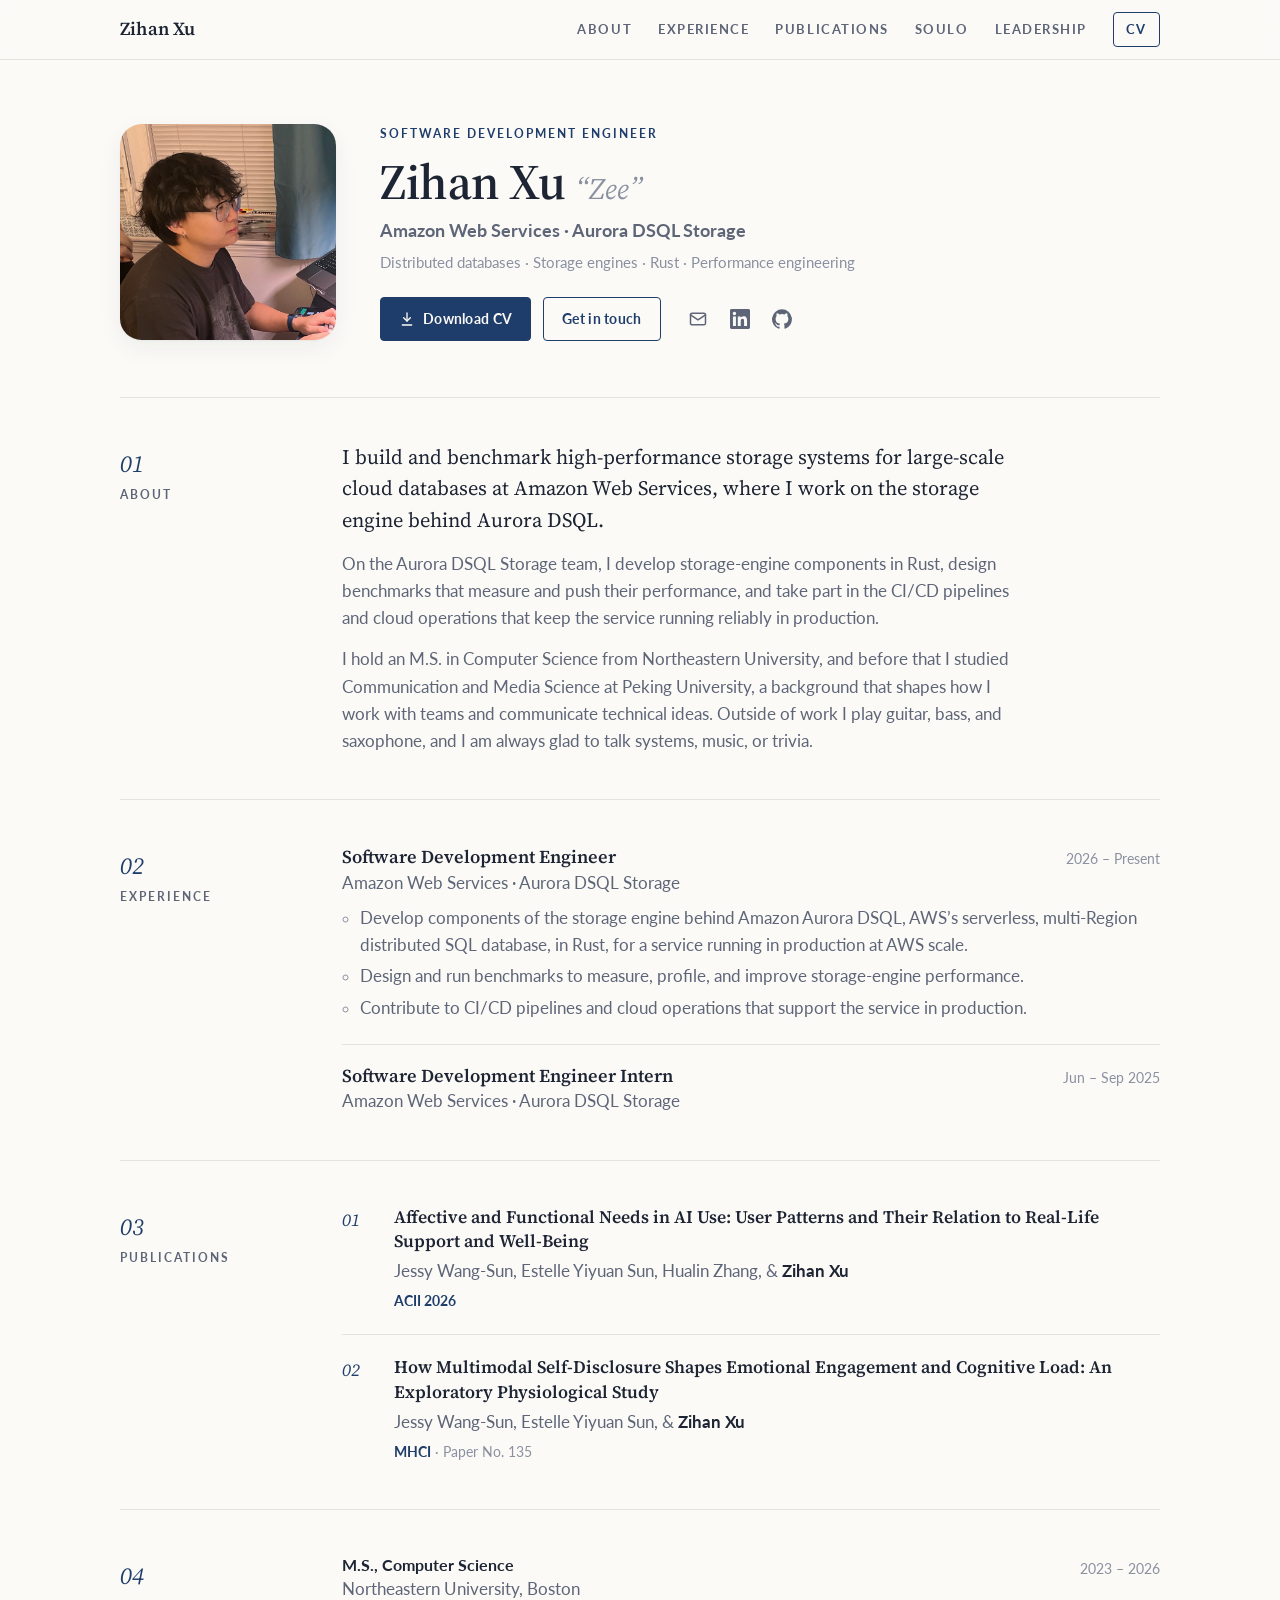
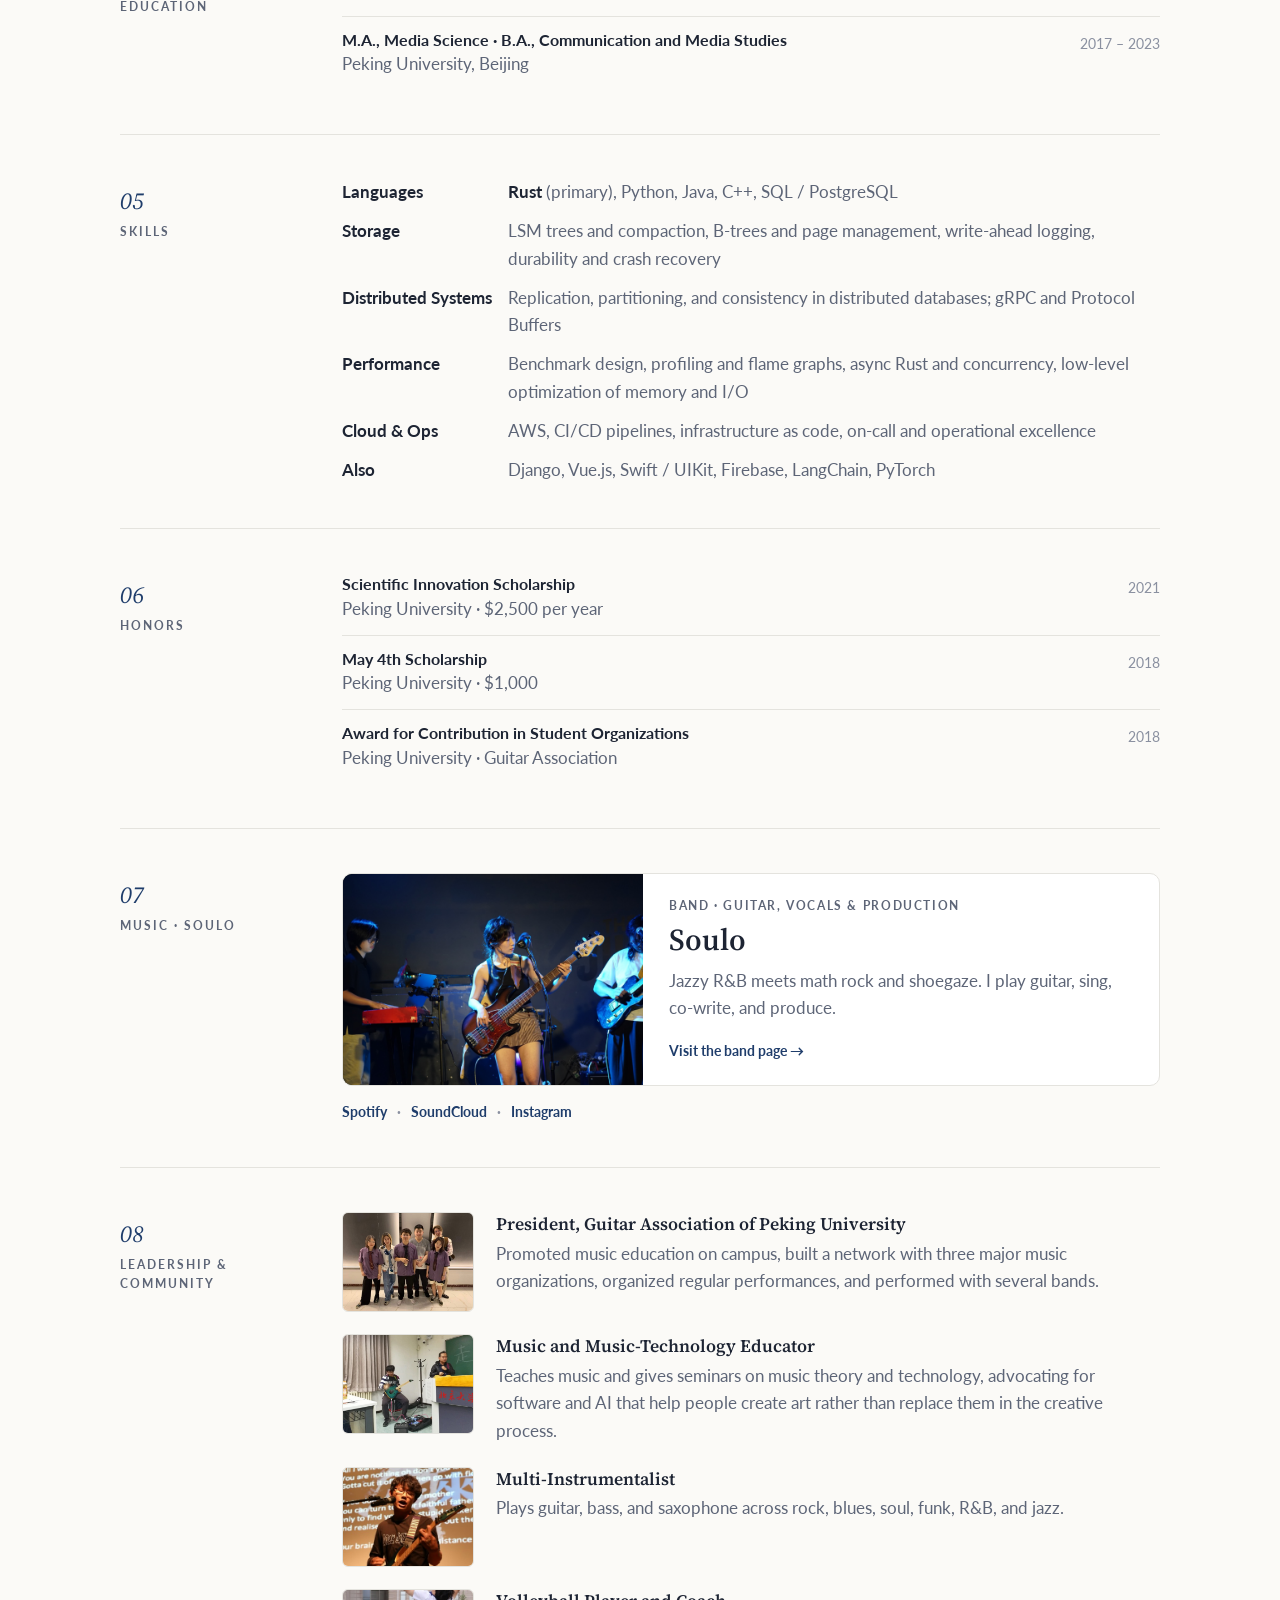
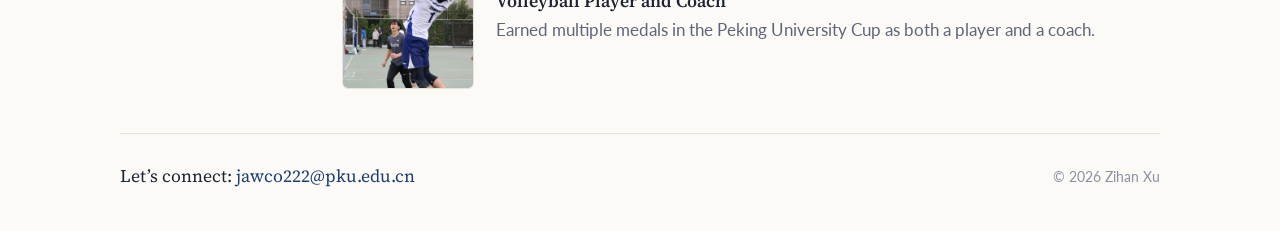
<file: index.html>
<!DOCTYPE html>
<html lang="en">
  <head>
    <meta charset="UTF-8" />
    <meta name="viewport" content="width=device-width, initial-scale=1.0" />
    <meta
      name="description"
      content="Zihan (Zee) Xu is a Software Development Engineer on the Amazon Aurora DSQL storage team, building high-performance storage engines in Rust."
    />
    <title>Zihan Xu | Software Development Engineer</title>
    <link rel="preconnect" href="https://fonts.googleapis.com" />
    <link rel="preconnect" href="https://fonts.gstatic.com" crossorigin />
    <link
      href="https://fonts.googleapis.com/css2?family=Lato:wght@400;700&family=Source+Serif+4:ital,opsz,wght@0,8..60,400;0,8..60,600;1,8..60,400&display=swap"
      rel="stylesheet"
    />
    <link rel="stylesheet" href="styles.css" />
  </head>
  <body>
    <header class="topbar">
      <div class="container">
        <a class="wordmark" href="#top">Zihan Xu</a>
        <nav class="topnav" aria-label="Sections">
          <a href="#about">About</a>
          <a href="#experience">Experience</a>
          <a href="#publications">Publications</a>
          <a href="#soulo">Soulo</a>
          <a href="#leadership">Leadership</a>
          <a class="nav-cv" href="files/resume.pdf" target="_blank" rel="noreferrer">CV</a>
        </nav>
      </div>
    </header>

    <main class="container" id="top">
      <section class="profile" aria-label="Introduction">
        <img class="avatar" src="assets/profile/avatar.jpg" alt="Portrait of Zihan Xu" />
        <div>
          <p class="eyebrow">Software Development Engineer</p>
          <h1>Zihan Xu <span class="aka">“Zee”</span></h1>
          <p class="profile-title">
            Amazon Web Services · Aurora DSQL Storage
          </p>
          <p class="profile-meta">Distributed databases · Storage engines · Rust · Performance engineering</p>
          <div class="actions">
            <a class="btn btn-primary" href="files/resume.pdf" target="_blank" rel="noreferrer">
              <svg viewBox="0 0 24 24" fill="none" stroke="currentColor" stroke-width="2" stroke-linecap="round" stroke-linejoin="round" aria-hidden="true"><path d="M12 3v12"/><path d="m7 10 5 5 5-5"/><path d="M5 21h14"/></svg>
              Download CV
            </a>
            <a class="btn btn-ghost" href="mailto:jawco222@pku.edu.cn">Get in touch</a>
            <nav class="social" aria-label="Profiles">
              <a href="mailto:jawco222@pku.edu.cn" aria-label="Email Zihan Xu">
                <svg viewBox="0 0 24 24" fill="none" stroke="currentColor" stroke-width="1.8" stroke-linecap="round" stroke-linejoin="round" aria-hidden="true"><rect x="3" y="5" width="18" height="14" rx="2"/><path d="m3 7 9 6 9-6"/></svg>
              </a>
              <a href="https://www.linkedin.com/in/zihan-xu-pku/" target="_blank" rel="noreferrer" aria-label="Zihan Xu on LinkedIn">
                <svg viewBox="0 0 24 24" fill="currentColor" aria-hidden="true"><path d="M20.45 20.45h-3.56v-5.57c0-1.33-.02-3.04-1.85-3.04-1.85 0-2.14 1.45-2.14 2.94v5.67H9.35V9h3.41v1.56h.05c.48-.9 1.64-1.85 3.37-1.85 3.6 0 4.27 2.37 4.27 5.46v6.28ZM5.34 7.43a2.06 2.06 0 1 1 0-4.13 2.06 2.06 0 0 1 0 4.13ZM7.12 20.45H3.56V9h3.56v11.45ZM22.22 0H1.77C.79 0 0 .77 0 1.73v20.54C0 23.23.79 24 1.77 24h20.45c.98 0 1.78-.77 1.78-1.73V1.73C24 .77 23.2 0 22.22 0Z"/></svg>
              </a>
              <a href="https://github.com/ZeehanXu" target="_blank" rel="noreferrer" aria-label="Zihan Xu on GitHub">
                <svg viewBox="0 0 24 24" fill="currentColor" aria-hidden="true"><path d="M12 .3a12 12 0 0 0-3.8 23.38c.6.12.83-.26.83-.57L9 21.07c-3.34.72-4.04-1.61-4.04-1.61-.55-1.39-1.34-1.76-1.34-1.76-1.08-.74.09-.73.09-.73 1.2.09 1.83 1.24 1.83 1.24 1.07 1.83 2.81 1.3 3.5 1 .1-.78.42-1.31.76-1.61-2.67-.3-5.47-1.33-5.47-5.93 0-1.31.47-2.38 1.24-3.22-.14-.3-.54-1.52.1-3.18 0 0 1-.32 3.3 1.23a11.5 11.5 0 0 1 6 0c2.28-1.55 3.29-1.23 3.29-1.23.64 1.66.24 2.88.12 3.18a4.65 4.65 0 0 1 1.23 3.22c0 4.61-2.8 5.63-5.48 5.92.42.36.81 1.1.81 2.22l-.01 3.29c0 .32.21.69.82.57A12 12 0 0 0 12 .3"/></svg>
              </a>
            </nav>
          </div>
        </div>
      </section>

      <section class="section" id="about" aria-labelledby="about-heading">
        <h2 class="section-label" id="about-heading"><span class="num">01</span>About</h2>
        <div class="section-body prose">
          <p class="lede">
            I build and benchmark high-performance storage systems for
            large-scale cloud databases at Amazon Web Services, where I work on
            the storage engine behind Aurora DSQL.
          </p>
          <p>
            On the Aurora DSQL Storage team, I develop storage-engine components in
            Rust, design benchmarks that measure and push their performance, and
            take part in the CI/CD pipelines and cloud operations that keep the
            service running reliably in production.
          </p>
          <p>
            I hold an M.S. in Computer Science from Northeastern University, and
            before that I studied Communication and Media Science at Peking
            University, a background that shapes how I work with teams and
            communicate technical ideas. Outside of work I play guitar, bass,
            and saxophone, and I am always glad to talk systems, music, or trivia.
          </p>
        </div>
      </section>

      <section class="section" id="experience" aria-labelledby="experience-heading">
        <h2 class="section-label" id="experience-heading"><span class="num">02</span>Experience</h2>
        <div class="section-body">
          <ul class="entries">
            <li class="entry">
              <div>
                <div class="entry-title">Software Development Engineer</div>
                <div class="entry-org">Amazon Web Services · Aurora DSQL Storage</div>
              </div>
              <div class="entry-date">2026 – Present</div>
              <ul>
                <li>Develop components of the storage engine behind Amazon Aurora DSQL, AWS’s serverless, multi-Region distributed SQL database, in Rust, for a service running in production at AWS scale.</li>
                <li>Design and run benchmarks to measure, profile, and improve storage-engine performance.</li>
                <li>Contribute to CI/CD pipelines and cloud operations that support the service in production.</li>
              </ul>
            </li>
            <li class="entry">
              <div>
                <div class="entry-title">Software Development Engineer Intern</div>
                <div class="entry-org">Amazon Web Services · Aurora DSQL Storage</div>
              </div>
              <div class="entry-date">Jun – Sep 2025</div>
            </li>
          </ul>
        </div>
      </section>

      <section class="section" id="publications" aria-labelledby="publications-heading">
        <h2 class="section-label" id="publications-heading"><span class="num">03</span>Publications</h2>
        <div class="section-body">
          <ol class="pubs">
            <li class="pub">
              <span class="pub-title">Affective and Functional Needs in AI Use: User Patterns and Their Relation to Real-Life Support and Well-Being</span>
              <p class="pub-authors">Jessy Wang-Sun, Estelle Yiyuan Sun, Hualin Zhang, &amp; <b>Zihan Xu</b></p>
              <span class="pub-venue"><em>ACII 2026</em></span>
            </li>
            <li class="pub">
              <span class="pub-title">How Multimodal Self-Disclosure Shapes Emotional Engagement and Cognitive Load: An Exploratory Physiological Study</span>
              <p class="pub-authors">Jessy Wang-Sun, Estelle Yiyuan Sun, &amp; <b>Zihan Xu</b></p>
              <span class="pub-venue"><em>MHCI</em> · Paper No. 135</span>
            </li>
          </ol>
        </div>
      </section>

      <section class="section" id="education" aria-labelledby="education-heading">
        <h2 class="section-label" id="education-heading"><span class="num">04</span>Education</h2>
        <div class="section-body">
          <ul class="entries compact">
            <li class="entry">
              <div>
                <div class="entry-title">M.S., Computer Science</div>
                <div class="entry-org">Northeastern University, Boston</div>
              </div>
              <div class="entry-date">2023 – 2026</div>
            </li>
            <li class="entry">
              <div>
                <div class="entry-title">M.A., Media Science · B.A., Communication and Media Studies</div>
                <div class="entry-org">Peking University, Beijing</div>
              </div>
              <div class="entry-date">2017 – 2023</div>
            </li>
          </ul>
        </div>
      </section>

      <section class="section" id="skills" aria-labelledby="skills-heading">
        <h2 class="section-label" id="skills-heading"><span class="num">05</span>Skills</h2>
        <div class="section-body">
          <dl class="skills">
            <div>
              <dt>Languages</dt>
              <dd><b>Rust</b> (primary), Python, Java, C++, SQL / PostgreSQL</dd>
            </div>
            <div>
              <dt>Storage</dt>
              <dd>LSM trees and compaction, B-trees and page management, write-ahead logging, durability and crash recovery</dd>
            </div>
            <div>
              <dt>Distributed Systems</dt>
              <dd>Replication, partitioning, and consistency in distributed databases; gRPC and Protocol Buffers</dd>
            </div>
            <div>
              <dt>Performance</dt>
              <dd>Benchmark design, profiling and flame graphs, async Rust and concurrency, low-level optimization of memory and I/O</dd>
            </div>
            <div>
              <dt>Cloud &amp; Ops</dt>
              <dd>AWS, CI/CD pipelines, infrastructure as code, on-call and operational excellence</dd>
            </div>
            <div>
              <dt>Also</dt>
              <dd>Django, Vue.js, Swift / UIKit, Firebase, LangChain, PyTorch</dd>
            </div>
          </dl>
        </div>
      </section>

      <section class="section" id="honors" aria-labelledby="honors-heading">
        <h2 class="section-label" id="honors-heading"><span class="num">06</span>Honors</h2>
        <div class="section-body">
          <ul class="entries compact">
            <li class="entry">
              <div>
                <div class="entry-title">Scientific Innovation Scholarship</div>
                <div class="entry-org">Peking University · $2,500 per year</div>
              </div>
              <div class="entry-date">2021</div>
            </li>
            <li class="entry">
              <div>
                <div class="entry-title">May 4th Scholarship</div>
                <div class="entry-org">Peking University · $1,000</div>
              </div>
              <div class="entry-date">2018</div>
            </li>
            <li class="entry">
              <div>
                <div class="entry-title">Award for Contribution in Student Organizations</div>
                <div class="entry-org">Peking University · Guitar Association</div>
              </div>
              <div class="entry-date">2018</div>
            </li>
          </ul>
        </div>
      </section>

      <section class="section" id="soulo" aria-labelledby="soulo-heading">
        <h2 class="section-label" id="soulo-heading"><span class="num">07</span>Music · Soulo</h2>
        <div class="section-body">
          <a class="band-card" href="soulo.html">
            <img src="assets/soulo/live/jungle-band.jpg" alt="Soulo on stage at The Jungle: keys, bass, and guitar under blue stage lights" loading="lazy" />
            <div class="band-card-body">
              <p class="project-tag">Band · Guitar, vocals &amp; production</p>
              <h3>Soulo</h3>
              <p>
                Jazzy R&amp;B meets math rock and shoegaze. I play guitar, sing,
                co-write, and produce.
              </p>
              <span class="band-more">Visit the band page →</span>
            </div>
          </a>
          <p class="band-links">
            <a href="https://open.spotify.com/artist/2Nm2gru3ACGOw8cM4AdSRD" target="_blank" rel="noreferrer">Spotify</a>
            <span aria-hidden="true">·</span>
            <a href="https://soundcloud.com/soulo-project" target="_blank" rel="noreferrer">SoundCloud</a>
            <span aria-hidden="true">·</span>
            <a href="https://www.instagram.com/soulo_band" target="_blank" rel="noreferrer">Instagram</a>
          </p>
        </div>
      </section>

      <section class="section" id="leadership" aria-labelledby="leadership-heading">
        <h2 class="section-label" id="leadership-heading"><span class="num">08</span>Leadership &amp; Community</h2>
        <div class="section-body">
          <ul class="features">
            <li class="feature">
              <img src="assets/leadership/pku-guitar-association.jpg" alt="Zihan with fellow band members" loading="lazy" />
              <div>
                <h3>President, Guitar Association of Peking University</h3>
                <p>Promoted music education on campus, built a network with three major music organizations, organized regular performances, and performed with several bands.</p>
              </div>
            </li>
            <li class="feature">
              <img src="assets/leadership/music-seminar.jpg" alt="Zihan presenting a music seminar" loading="lazy" />
              <div>
                <h3>Music and Music-Technology Educator</h3>
                <p>Teaches music and gives seminars on music theory and technology, advocating for software and AI that help people create art rather than replace them in the creative process.</p>
              </div>
            </li>
            <li class="feature">
              <img src="assets/leadership/performing-guitar.jpg" alt="Zihan performing on stage" loading="lazy" />
              <div>
                <h3>Multi-Instrumentalist</h3>
                <p>Plays guitar, bass, and saxophone across rock, blues, soul, funk, R&amp;B, and jazz.</p>
              </div>
            </li>
            <li class="feature">
              <img src="assets/leadership/volleyball.jpg" alt="Zihan playing volleyball" loading="lazy" />
              <div>
                <h3>Volleyball Player and Coach</h3>
                <p>Earned multiple medals in the Peking University Cup as both a player and a coach.</p>
              </div>
            </li>
          </ul>
        </div>
      </section>

      <footer class="site-footer" id="contact">
        <p class="cta">Let’s connect: <a href="mailto:jawco222@pku.edu.cn">jawco222@pku.edu.cn</a></p>
        <p>© 2026 Zihan Xu</p>
      </footer>
    </main>
  </body>
</html>
</file>
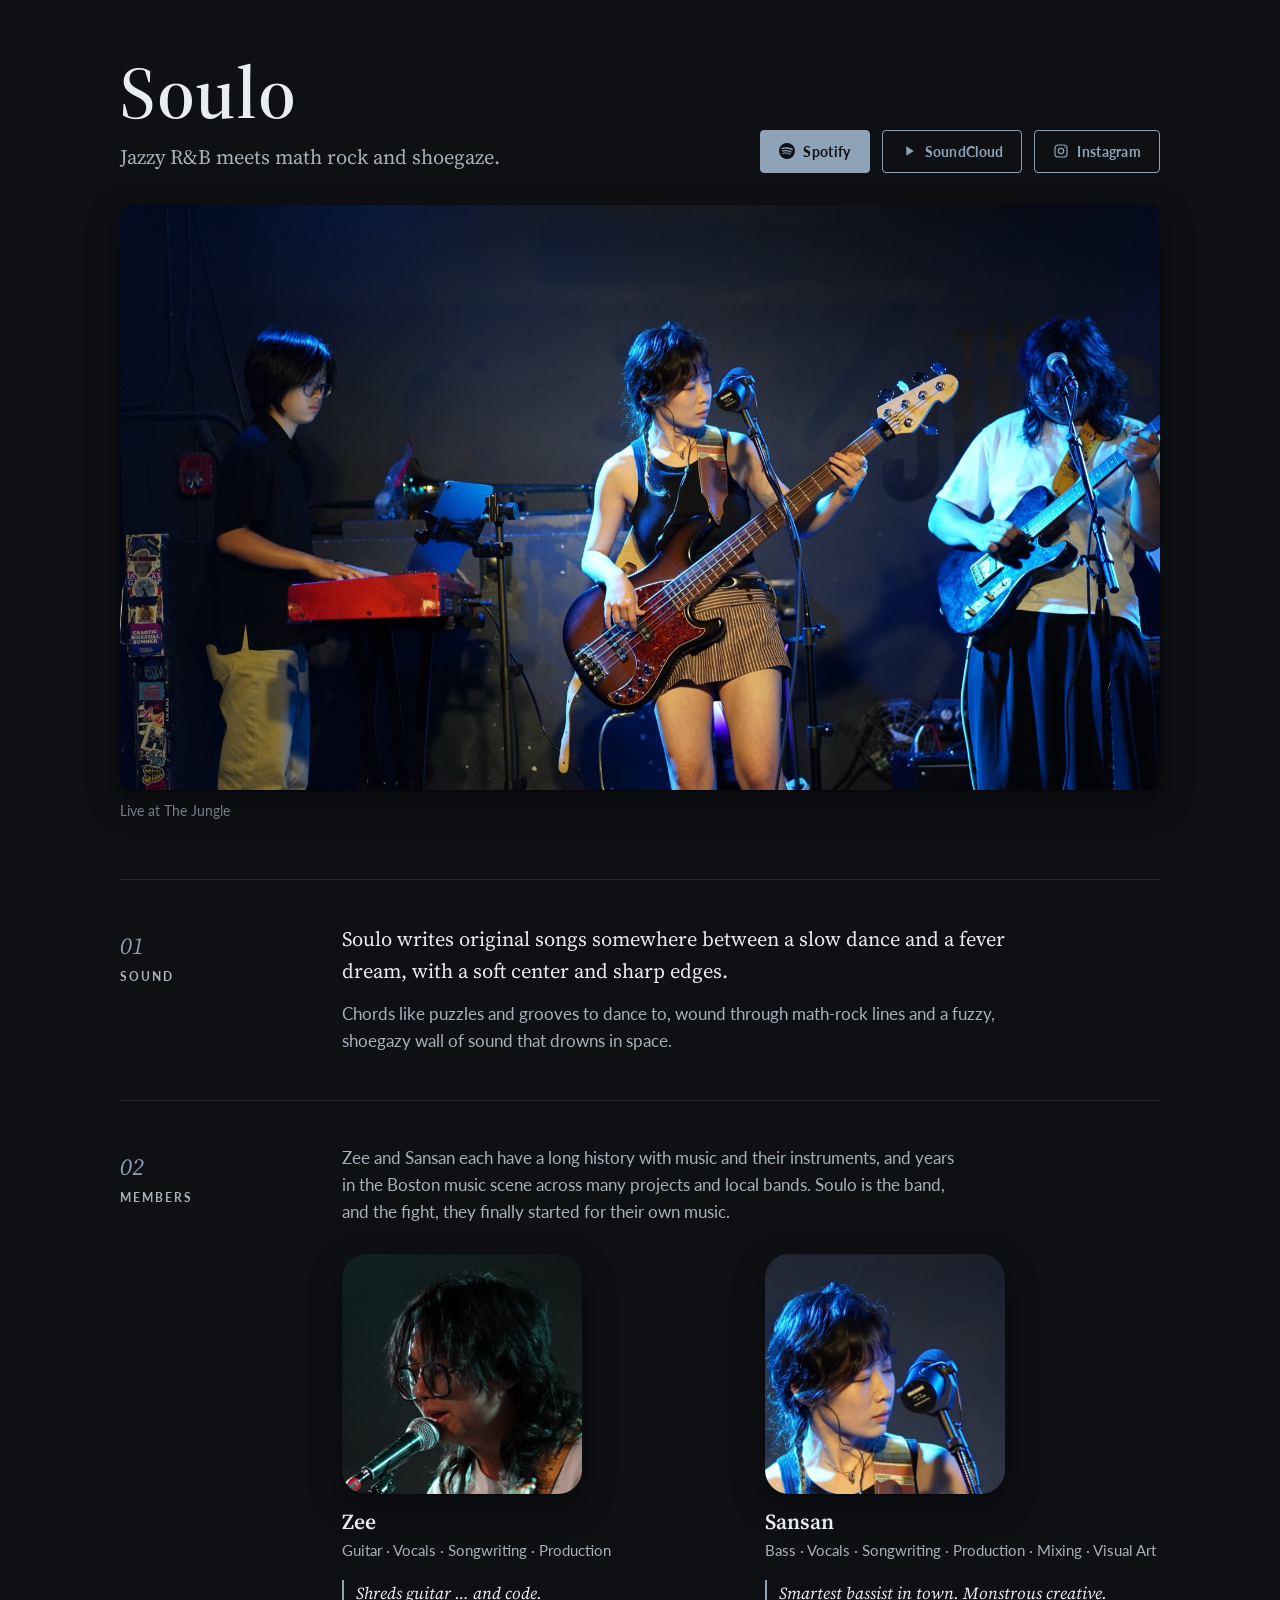
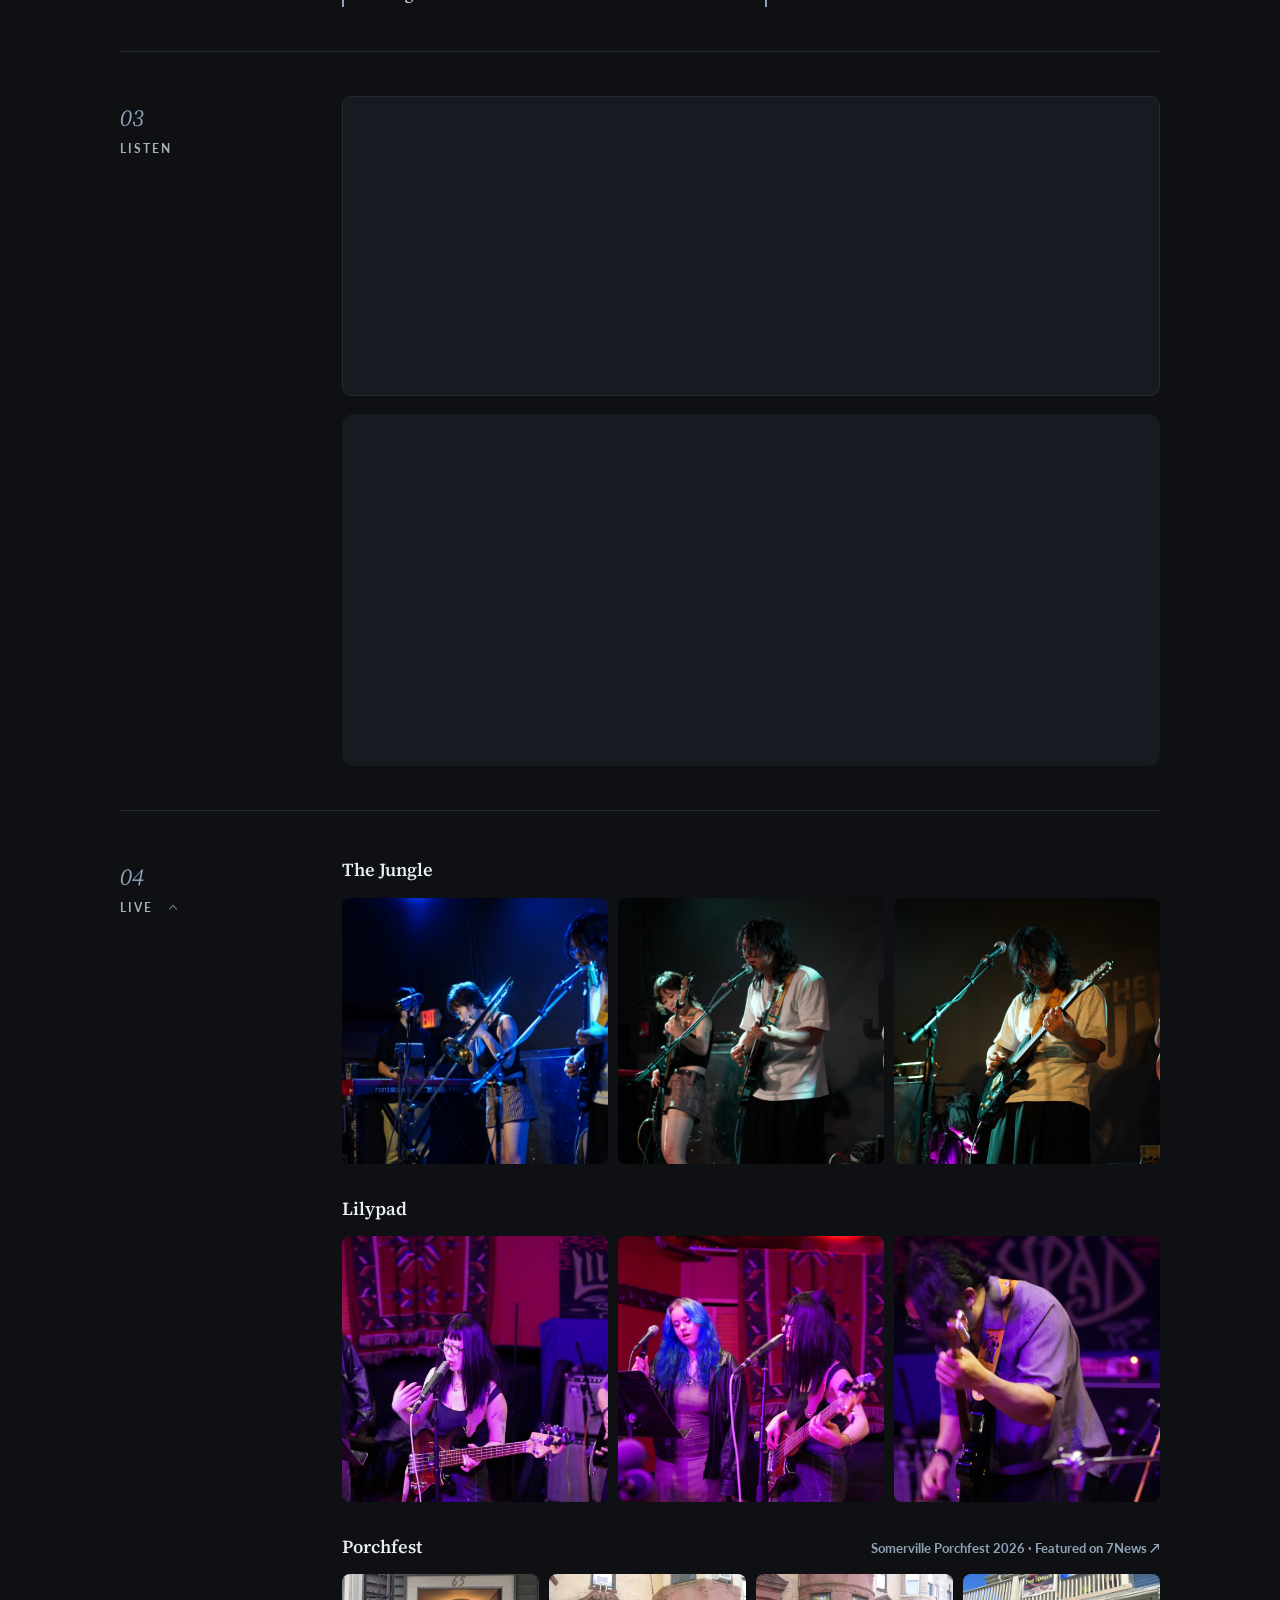
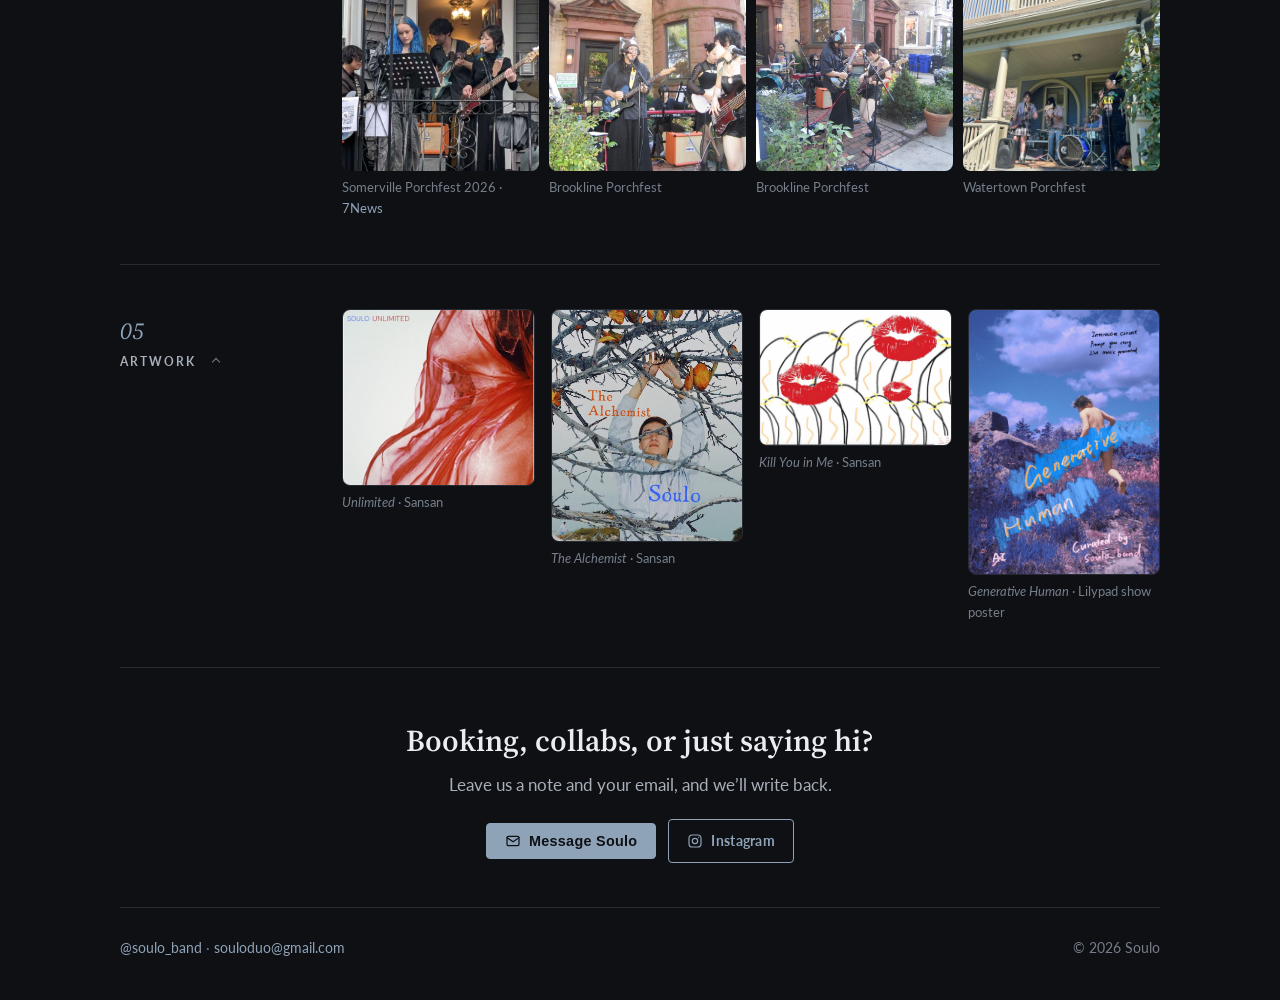
<file: soulo.html>
<!DOCTYPE html>
<html lang="en">
  <head>
    <meta charset="UTF-8" />
    <meta name="viewport" content="width=device-width, initial-scale=1.0" />
    <meta
      name="description"
      content="Soulo: jazzy R&amp;B meets math rock and shoegaze."
    />
    <title>Soulo</title>
    <meta name="theme-color" content="#0e1014" />
    <link rel="preconnect" href="https://fonts.googleapis.com" />
    <link rel="preconnect" href="https://fonts.gstatic.com" crossorigin />
    <link
      href="https://fonts.googleapis.com/css2?family=Lato:wght@400;700&family=Source+Serif+4:ital,opsz,wght@0,8..60,400;0,8..60,600;1,8..60,400&display=swap"
      rel="stylesheet"
    />
    <link rel="stylesheet" href="styles.css" />
  </head>
  <body class="band">
    <main class="container">
      <section class="band-hero" aria-label="Soulo">
        <div>
          <h1>Soulo</h1>
          <p class="lede">Jazzy R&amp;B meets math rock and shoegaze.</p>
        </div>
        <div class="actions">
          <a class="btn btn-primary" href="https://open.spotify.com/artist/2Nm2gru3ACGOw8cM4AdSRD" target="_blank" rel="noreferrer">
            <svg viewBox="0 0 24 24" fill="currentColor" aria-hidden="true"><path d="M12 0a12 12 0 1 0 0 24 12 12 0 0 0 0-24Zm5.5 17.3a.75.75 0 0 1-1.03.25c-2.82-1.72-6.37-2.11-10.55-1.16a.75.75 0 1 1-.33-1.46c4.57-1.04 8.5-.6 11.66 1.34.35.22.47.68.25 1.03Zm1.47-3.27a.94.94 0 0 1-1.29.31c-3.23-1.98-8.15-2.56-11.97-1.4a.94.94 0 0 1-.54-1.8c4.36-1.32 9.78-.68 13.49 1.6.44.27.58.85.31 1.29Zm.13-3.4C15.23 8.33 8.85 8.12 5.16 9.24a1.13 1.13 0 1 1-.65-2.16c4.23-1.28 11.28-1.04 15.73 1.6a1.13 1.13 0 0 1-1.15 1.95Z"/></svg>
            Spotify
          </a>
          <a class="btn btn-ghost" href="https://soundcloud.com/soulo-project" target="_blank" rel="noreferrer">
            <svg viewBox="0 0 24 24" fill="currentColor" aria-hidden="true"><path d="M8 5v14l11-7z"/></svg>
            SoundCloud
          </a>
          <a class="btn btn-ghost" href="https://www.instagram.com/soulo_band" target="_blank" rel="noreferrer">
            <svg viewBox="0 0 24 24" fill="none" stroke="currentColor" stroke-width="1.8" aria-hidden="true"><rect x="3" y="3" width="18" height="18" rx="5"/><circle cx="12" cy="12" r="4"/><circle cx="17.5" cy="6.5" r="1" fill="currentColor" stroke="none"/></svg>
            Instagram
          </a>
        </div>
      </section>

      <figure class="band-photo">
        <img src="assets/soulo/live/jungle-band.jpg" alt="Soulo on stage at The Jungle: keys, bass, and guitar under blue stage lights" />
        <figcaption>Live at The Jungle</figcaption>
      </figure>

      <section class="section" aria-labelledby="sound-heading">
        <h2 class="section-label" id="sound-heading"><span class="num">01</span>Sound</h2>
        <div class="section-body prose">
          <p class="lede">
            Soulo writes original songs somewhere between a slow dance and a
            fever dream, with a soft center and sharp edges.
          </p>
          <p>
            Chords like puzzles and grooves to dance to, wound through
            math-rock lines and a fuzzy, shoegazy wall of sound that drowns
            in space.
          </p>
        </div>
      </section>

      <section class="section" aria-labelledby="members-heading">
        <h2 class="section-label" id="members-heading"><span class="num">02</span>Members</h2>
        <div class="section-body">
          <p class="members-intro">
            Zee and Sansan each have a long history with music and their
            instruments, and years in the Boston music scene across many
            projects and local bands. Soulo is the band, and the fight, they
            finally started for their own music.
          </p>
          <ul class="members">
            <li>
              <img src="assets/soulo/members/zee.jpg" alt="Zee singing at The Jungle" loading="lazy" />
              <span class="member-name">Zee</span>
              <span class="member-role">Guitar · Vocals · Songwriting · Production</span>
              <blockquote class="member-quote">Shreds guitar … and code.</blockquote>
            </li>
            <li>
              <img src="assets/soulo/members/sansan.jpg" alt="Sansan singing at The Jungle" loading="lazy" />
              <span class="member-name">Sansan</span>
              <span class="member-role">Bass · Vocals · Songwriting · Production · Mixing · Visual Art</span>
              <blockquote class="member-quote">Smartest bassist in town. Monstrous creative.</blockquote>
            </li>
          </ul>
        </div>
      </section>

      <section class="section" aria-labelledby="listen-heading">
        <h2 class="section-label" id="listen-heading"><span class="num">03</span>Listen</h2>
        <div class="section-body players">
          <iframe
            class="player player-soundcloud"
            title="Soulo on SoundCloud"
            loading="lazy"
            allow="autoplay"
            src="https://w.soundcloud.com/player/?url=https%3A//soundcloud.com/soulo-project&amp;color=%238fa3b8&amp;auto_play=false&amp;hide_related=true&amp;show_comments=false&amp;show_user=true&amp;show_reposts=false&amp;visual=false"
          ></iframe>
          <iframe
            class="player player-spotify"
            title="Soulo on Spotify"
            loading="lazy"
            allow="autoplay; clipboard-write; encrypted-media; fullscreen; picture-in-picture"
            src="https://open.spotify.com/embed/artist/2Nm2gru3ACGOw8cM4AdSRD?utm_source=generator"
          ></iframe>
        </div>
      </section>

      <section class="section" aria-labelledby="live-heading">
        <h2 class="section-label" id="live-heading"><span class="num">04</span>Live <button class="fold-toggle" type="button" aria-expanded="true" aria-controls="live-body" aria-label="Hide photos"></button></h2>
        <div class="section-body">
          <div class="fold-body" id="live-body">
              <div class="show">
                <h3 class="show-title">The Jungle</h3>
                <div class="gallery">
                <figure>
                  <button class="zoom" type="button" aria-label="Enlarge photo: Keys, trombone, and guitar on stage at The Jungle">
                    <img src="assets/soulo/live/jungle-keys-trombone.jpg" alt="Keys, trombone, and guitar on stage at The Jungle" loading="lazy" />
                  </button>
                </figure>
                <figure>
                  <button class="zoom" type="button" aria-label="Enlarge photo: Guitarists and bassist under red stage light at The Jungle">
                    <img src="assets/soulo/live/jungle-red-light.jpg" alt="Guitarists and bassist under red stage light at The Jungle" loading="lazy" />
                  </button>
                </figure>
                <figure>
                  <button class="zoom" type="button" aria-label="Enlarge photo: Zee playing guitar at The Jungle">
                    <img src="assets/soulo/live/jungle-zee-guitar.jpg" alt="Zee playing guitar at The Jungle" loading="lazy" />
                  </button>
                </figure>
                </div>
              </div>
              <div class="show">
                <h3 class="show-title">Lilypad</h3>
                <div class="gallery">
                <figure>
                  <button class="zoom" type="button" aria-label="Enlarge photo: Vocalist, bassist, and guitarist on stage at Lilypad">
                    <img src="assets/soulo/live/lilypad-lineup.jpg" alt="Vocalist, bassist, and guitarist on stage at Lilypad" loading="lazy" />
                  </button>
                </figure>
                <figure>
                  <button class="zoom" type="button" aria-label="Enlarge photo: Vocalist and bassist singing at Lilypad">
                    <img src="assets/soulo/live/lilypad-vocals-bass.jpg" alt="Vocalist and bassist singing at Lilypad" loading="lazy" />
                  </button>
                </figure>
                <figure>
                  <button class="zoom" type="button" aria-label="Enlarge photo: Guitarist bent over his guitar at Lilypad">
                    <img src="assets/soulo/live/lilypad-guitar.jpg" alt="Guitarist bent over his guitar at Lilypad" loading="lazy" />
                  </button>
                </figure>
                </div>
              </div>
              <div class="show">
                <div class="show-head">
                  <h3 class="show-title">Porchfest</h3>
                  <a class="press" href="https://whdh.com/news/wet-weather-not-enough-to-keep-crowds-away-for-annual-porchfest-in-somerville/" target="_blank" rel="noreferrer">Somerville Porchfest 2026 · Featured on 7News ↗</a>
                </div>
                <div class="gallery gallery-4">
                <figure>
                  <button class="zoom" type="button" aria-label="Enlarge photo: Soulo performing on a porch at Somerville Porchfest 2026">
                    <img src="assets/soulo/live/porchfest-somerville.jpg" alt="Soulo performing on a porch at Somerville Porchfest 2026" loading="lazy" />
                  </button>
                  <figcaption>Somerville Porchfest 2026 · <a href="https://whdh.com/news/wet-weather-not-enough-to-keep-crowds-away-for-annual-porchfest-in-somerville/" target="_blank" rel="noreferrer">7News</a></figcaption>
                </figure>
                <figure>
                  <button class="zoom" type="button" aria-label="Enlarge photo: Soulo playing in front of brownstones at Brookline Porchfest">
                    <img src="assets/soulo/live/porchfest-brookline.jpg" alt="Soulo playing in front of brownstones at Brookline Porchfest" loading="lazy" />
                  </button>
                  <figcaption>Brookline Porchfest</figcaption>
                </figure>
                <figure>
                  <button class="zoom" type="button" aria-label="Enlarge photo: Soulo on the sidewalk at Brookline Porchfest, drums and keys behind">
                    <img src="assets/soulo/live/porchfest-brookline-drums.jpg" alt="Soulo on the sidewalk at Brookline Porchfest, drums and keys behind" loading="lazy" />
                  </button>
                  <figcaption>Brookline Porchfest</figcaption>
                </figure>
                <figure>
                  <button class="zoom" type="button" aria-label="Enlarge photo: Soulo playing on a front porch at Watertown Porchfest">
                    <img src="assets/soulo/live/porchfest-watertown.jpg" alt="Soulo playing on a front porch at Watertown Porchfest" loading="lazy" />
                  </button>
                  <figcaption>Watertown Porchfest</figcaption>
                </figure>
                </div>
              </div>
          </div>
        </div>
      </section>

      <section class="section" aria-labelledby="art-heading">
        <h2 class="section-label" id="art-heading"><span class="num">05</span>Artwork <button class="fold-toggle" type="button" aria-expanded="true" aria-controls="art-body" aria-label="Hide artwork"></button></h2>
        <div class="section-body">
          <div class="fold-body" id="art-body">
              <div class="art-grid">
                <figure>
                  <button class="zoom" type="button" aria-label="Enlarge photo: Unlimited: red sheer fabric draped over a figure">
                    <img src="assets/soulo/art/unlimited.jpg" alt="Unlimited: red sheer fabric draped over a figure" loading="lazy" />
                  </button>
                  <figcaption><em>Unlimited</em> · Sansan</figcaption>
                </figure>
                <figure>
                  <button class="zoom" type="button" aria-label="Enlarge photo: The Alchemist: a figure reaching up through bare branches and orange leaves">
                    <img src="assets/soulo/art/the-alchemist.jpg" alt="The Alchemist: a figure reaching up through bare branches and orange leaves" loading="lazy" />
                  </button>
                  <figcaption><em>The Alchemist</em> · Sansan</figcaption>
                </figure>
                <figure>
                  <button class="zoom" type="button" aria-label="Enlarge photo: Kill You in Me: red lips over flowing black lines">
                    <img src="assets/soulo/art/kill-you-in-me.jpg" alt="Kill You in Me: red lips over flowing black lines" loading="lazy" />
                  </button>
                  <figcaption><em>Kill You in Me</em> · Sansan</figcaption>
                </figure>
                <figure>
                  <button class="zoom" type="button" aria-label="Enlarge photo: Generative Human poster: a figure running through blue-tinted hills, interactive concert curated by Soulo">
                    <img src="assets/soulo/art/generative-human.jpg" alt="Generative Human poster: a figure running through blue-tinted hills, interactive concert curated by Soulo" loading="lazy" />
                  </button>
                  <figcaption><em>Generative Human</em> · Lilypad show poster</figcaption>
                </figure>
              </div>
          </div>
        </div>
      </section>

      <section class="contact-cta" aria-labelledby="contact-heading">
        <h2 id="contact-heading">Booking, collabs, or just saying hi?</h2>
        <p>Leave us a note and your email, and we’ll write back.</p>
        <div class="actions contact-buttons">
          <button class="btn btn-primary" type="button" data-open-contact>
            <svg viewBox="0 0 24 24" fill="none" stroke="currentColor" stroke-width="1.8" stroke-linecap="round" stroke-linejoin="round" aria-hidden="true"><rect x="3" y="5" width="18" height="14" rx="2"/><path d="m3 7 9 6 9-6"/></svg>
            Message Soulo
          </button>
          <a class="btn btn-ghost" href="https://www.instagram.com/soulo_band" target="_blank" rel="noreferrer">
            <svg viewBox="0 0 24 24" fill="none" stroke="currentColor" stroke-width="1.8" aria-hidden="true"><rect x="3" y="3" width="18" height="18" rx="5"/><circle cx="12" cy="12" r="4"/><circle cx="17.5" cy="6.5" r="1" fill="currentColor" stroke="none"/></svg>
            Instagram
          </a>
        </div>
      </section>

      <footer class="site-footer">
        <p><a href="https://www.instagram.com/soulo_band" target="_blank" rel="noreferrer">@soulo_band</a> · <a href="mailto:souloduo@gmail.com">souloduo@gmail.com</a></p>
        <p>© 2026 Soulo</p>
      </footer>
    </main>

    <dialog class="lightbox" aria-label="Photo viewer">
      <button class="lb-close" type="button" aria-label="Close">×</button>
      <button class="lb-nav lb-prev" type="button" aria-label="Previous photo">‹</button>
      <figure>
        <img alt="" />
        <figcaption></figcaption>
      </figure>
      <button class="lb-nav lb-next" type="button" aria-label="Next photo">›</button>
    </dialog>

    <script>
      (() => {
        const dlg = document.querySelector(".lightbox");
        const img = dlg.querySelector("img");
        const cap = dlg.querySelector("figcaption");
        let group = [];
        let index = 0;

        const show = (i) => {
          index = (i + group.length) % group.length;
          const btn = group[index];
          const src = btn.querySelector("img");
          img.src = src.currentSrc || src.src;
          img.alt = src.alt;
          cap.innerHTML = btn.closest("figure").querySelector("figcaption")?.innerHTML
            || btn.closest(".show")?.querySelector(".show-title")?.innerHTML || "";
          dlg.classList.toggle("single", group.length < 2);
        };

        document.querySelectorAll(".zoom").forEach((btn) => {
          btn.addEventListener("click", () => {
            group = [...btn.closest(".fold-body").querySelectorAll(".zoom")];
            show(group.indexOf(btn));
            dlg.showModal();
          });
        });

        document.querySelectorAll(".fold-toggle").forEach((t) => {
          const body = document.getElementById(t.getAttribute("aria-controls"));
          const noun = t.getAttribute("aria-label").replace(/^(Hide|Show) /, "");
          t.addEventListener("click", () => {
            const open = t.getAttribute("aria-expanded") === "true";
            t.setAttribute("aria-expanded", String(!open));
            t.setAttribute("aria-label", (open ? "Show " : "Hide ") + noun);
            body.hidden = open;
          });
        });

        dlg.querySelector(".lb-close").addEventListener("click", () => dlg.close());
        dlg.querySelector(".lb-prev").addEventListener("click", () => show(index - 1));
        dlg.querySelector(".lb-next").addEventListener("click", () => show(index + 1));
        dlg.addEventListener("click", (e) => { if (e.target === dlg) dlg.close(); });
        dlg.addEventListener("keydown", (e) => {
          if (e.key === "ArrowLeft") show(index - 1);
          if (e.key === "ArrowRight") show(index + 1);
        });
      })();
    </script>

    <dialog class="contact" aria-labelledby="contact-title">
      <form class="contact-form" novalidate>
        <div class="contact-head">
          <h2 id="contact-title">Message Soulo</h2>
          <button class="contact-close" type="button" aria-label="Close">×</button>
        </div>
        <label>
          <span>Your name</span>
          <input name="name" type="text" autocomplete="name" maxlength="100" />
        </label>
        <label>
          <span>Your email <em>(so we can reply)</em></span>
          <input name="email" type="email" autocomplete="email" required maxlength="200" />
        </label>
        <label>
          <span>Message</span>
          <textarea name="message" rows="5" required maxlength="5000"></textarea>
        </label>
        <input class="hp" type="text" name="_honey" tabindex="-1" autocomplete="off" aria-hidden="true" />
        <p class="contact-status" role="status" aria-live="polite"></p>
        <div class="contact-actions">
          <button class="btn btn-primary" type="submit">Send</button>
        </div>
      </form>
    </dialog>

    <script>
      (() => {
        const dlg = document.querySelector(".contact");
        const form = dlg.querySelector("form");
        const status = dlg.querySelector(".contact-status");
        const send = form.querySelector('[type="submit"]');
        const ENDPOINT = "https://formsubmit.co/ajax/souloduo@gmail.com";

        document.querySelectorAll("[data-open-contact]").forEach((b) =>
          b.addEventListener("click", () => {
            status.textContent = "";
            status.className = "contact-status";
            dlg.showModal();
            form.email.focus();
          })
        );
        dlg.querySelector(".contact-close").addEventListener("click", () => dlg.close());
        dlg.addEventListener("click", (e) => { if (e.target === dlg) dlg.close(); });

        form.addEventListener("submit", async (e) => {
          e.preventDefault();
          if (!form.email.checkValidity()) {
            status.textContent = "Please enter a valid email so we can reply.";
            status.className = "contact-status error";
            form.email.focus();
            return;
          }
          if (!form.message.value.trim()) {
            status.textContent = "Please write a message.";
            status.className = "contact-status error";
            form.message.focus();
            return;
          }
          send.disabled = true;
          status.textContent = "Sending…";
          status.className = "contact-status";
          try {
            const res = await fetch(ENDPOINT, {
              method: "POST",
              headers: { "Content-Type": "application/json", Accept: "application/json" },
              body: JSON.stringify({
                name: form.name.value.trim(),
                email: form.email.value.trim(),
                message: form.message.value.trim(),
                _replyto: form.email.value.trim(),
                _subject: "New message from the Soulo website",
                _template: "table",
                _honey: form._honey.value,
              }),
            });
            const data = await res.json().catch(() => ({}));
            if (/activat/i.test(data.message || "")) {
              status.textContent = "This form is waiting for its one-time activation. Please try again later, or email us directly.";
              status.className = "contact-status error";
              return;
            }
            if (!res.ok || String(data.success) === "false") throw new Error(data.message || "Send failed");
            form.reset();
            status.textContent = "Sent. Thanks! We’ll get back to you soon.";
            status.className = "contact-status ok";
          } catch (err) {
            status.innerHTML = 'Something went wrong. You can email us directly at <a href="mailto:souloduo@gmail.com">souloduo@gmail.com</a>.';
            status.className = "contact-status error";
          } finally {
            send.disabled = false;
          }
        });
      })();
    </script>
  </body>
</html>
</file>
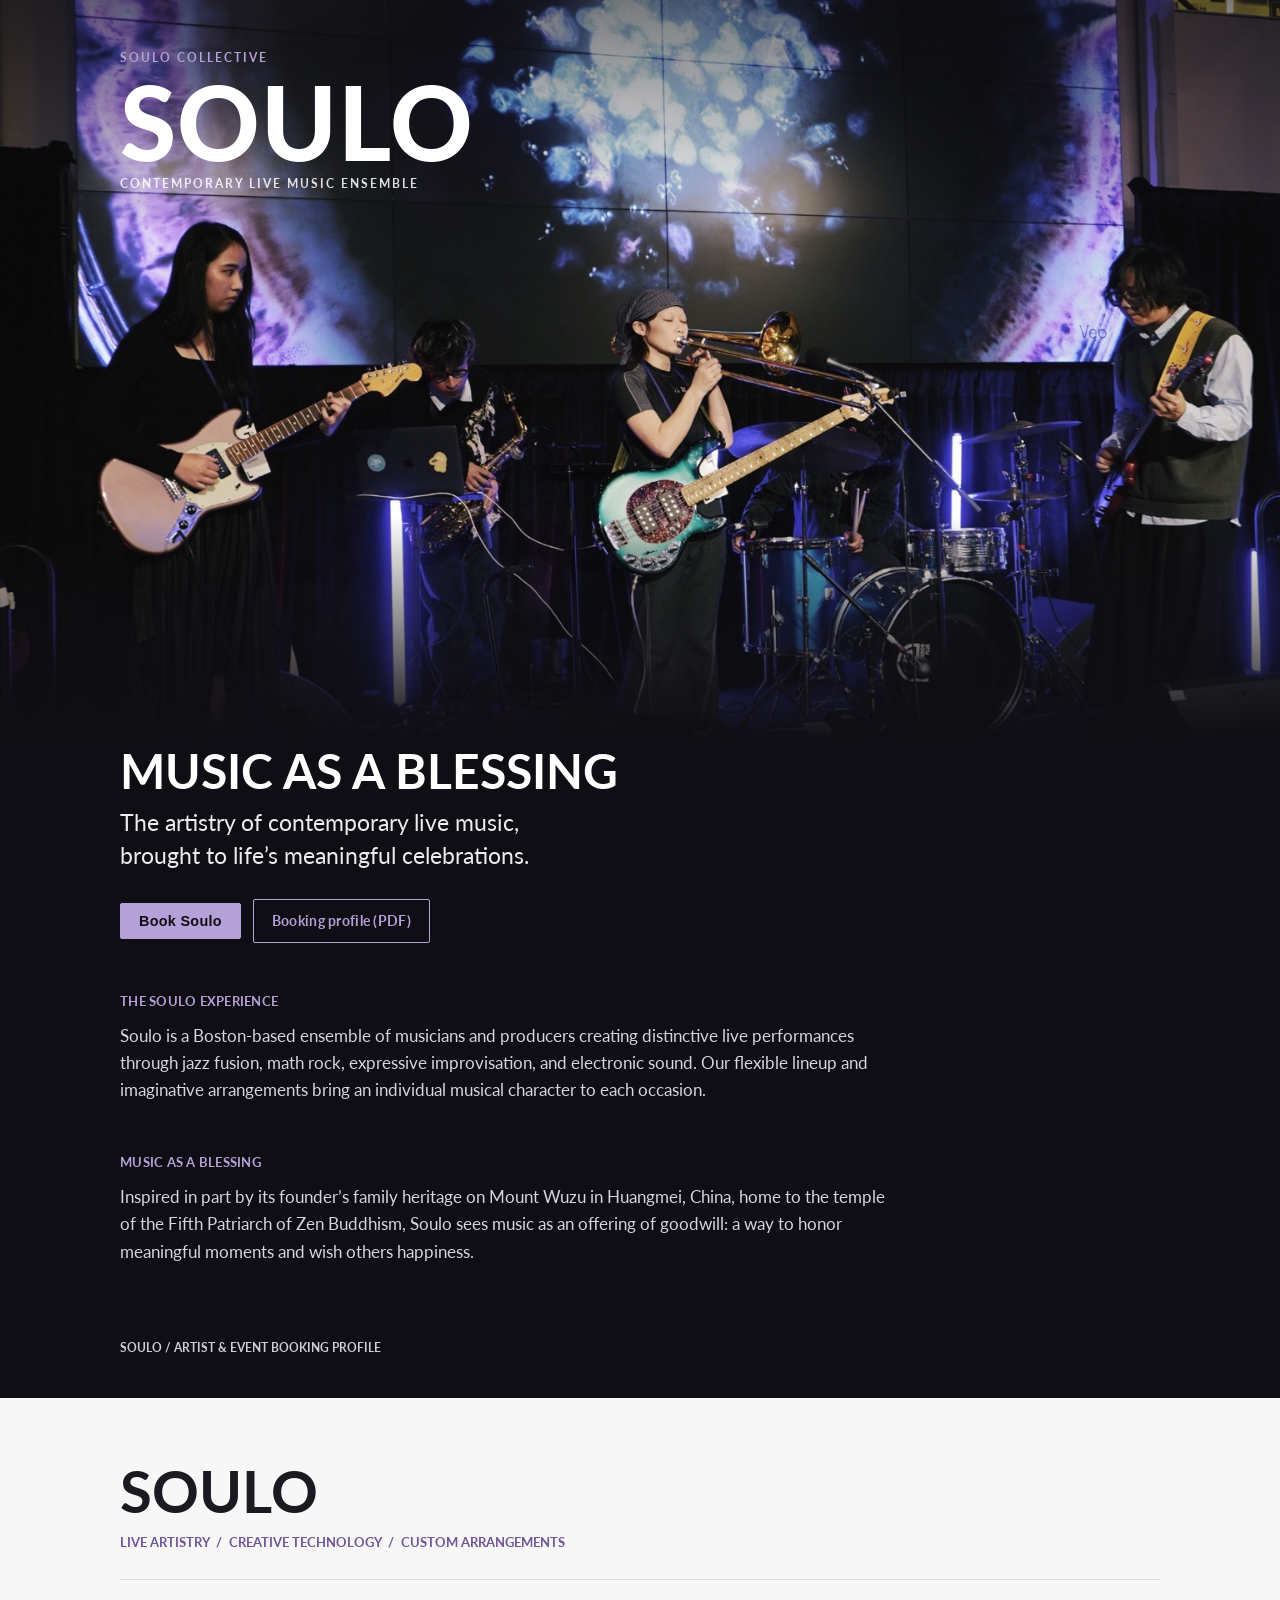
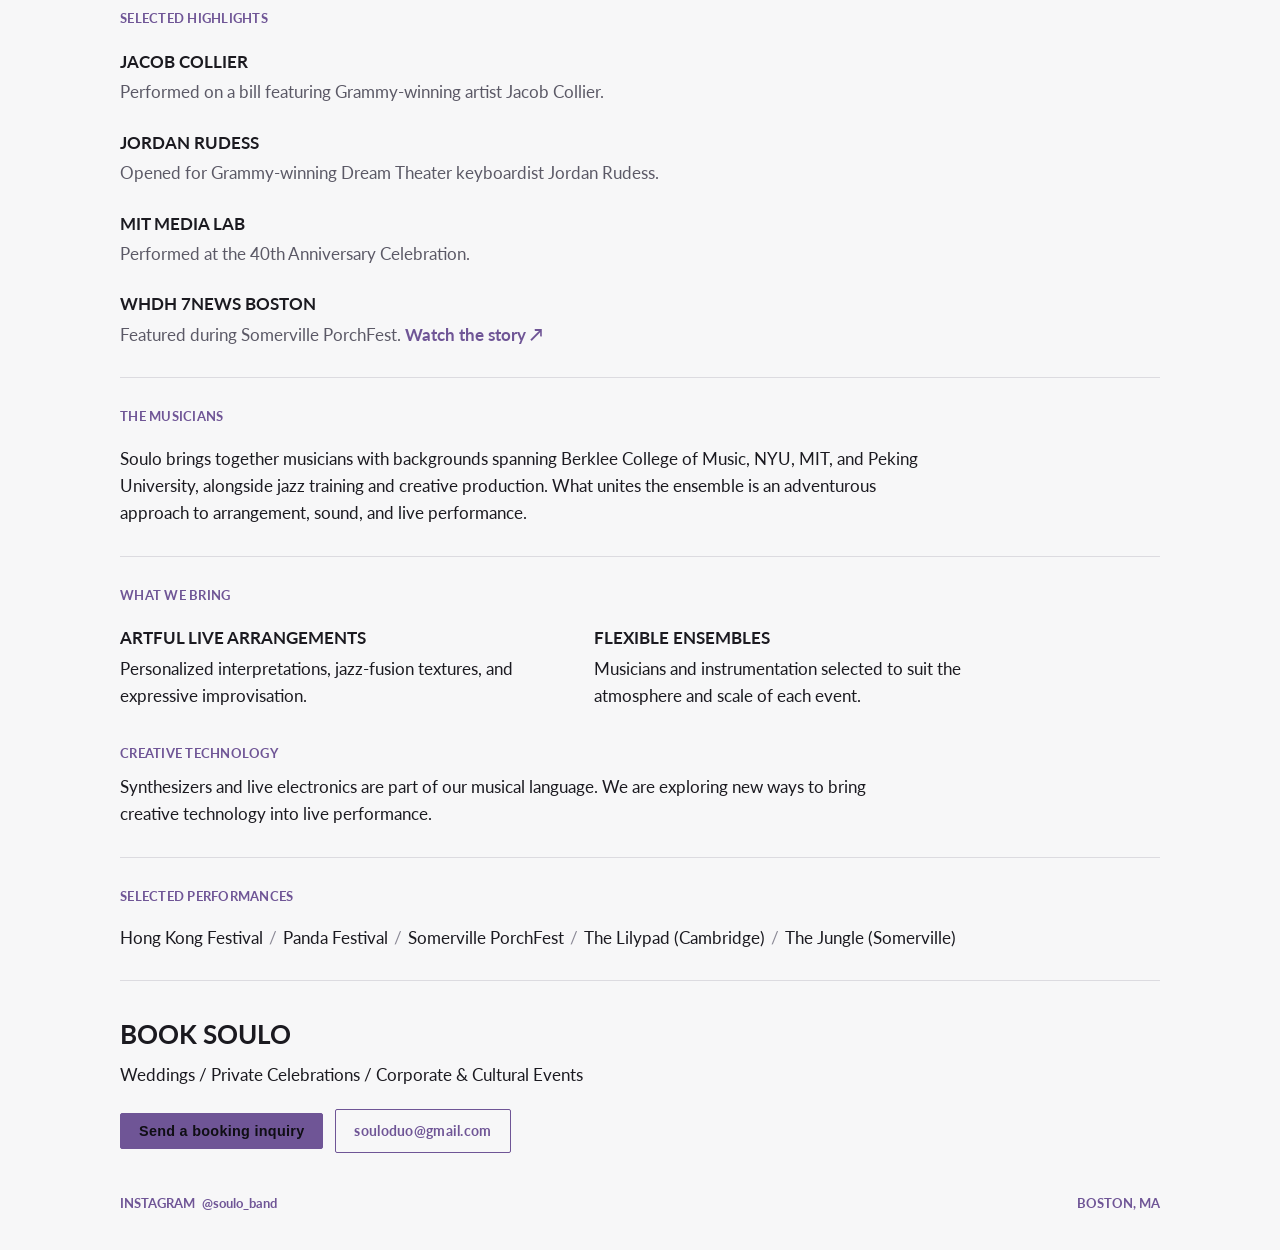
<file: soulocollective.html>
<!DOCTYPE html>
<html lang="en">
  <head>
    <meta charset="UTF-8" />
    <meta name="viewport" content="width=device-width, initial-scale=1.0" />
    <meta
      name="description"
      content="Soulo Collective: a Boston-based contemporary live music ensemble for weddings, private celebrations, and corporate and cultural events."
    />
    <title>Soulo Collective | Event Booking</title>
    <meta name="theme-color" content="#0f0e14" />
    <link rel="preconnect" href="https://fonts.googleapis.com" />
    <link rel="preconnect" href="https://fonts.gstatic.com" crossorigin />
    <link href="https://fonts.googleapis.com/css2?family=Lato:wght@400;700;900&display=swap" rel="stylesheet" />
    <link rel="stylesheet" href="styles.css" />
  </head>
  <body class="band collective">
    <header class="sc-hero">
      <img src="assets/soulo/live/medialab-stage.jpg" alt="Soulo performing at the MIT Media Lab: guitar, saxophone, trombone, bass, drums, and guitar in front of a large projected visual" />
      <div class="sc-hero-text container">
        <p class="sc-kicker">Soulo Collective</p>
        <h1>Soulo</h1>
        <p class="sc-sub">Contemporary Live Music Ensemble</p>
      </div>
    </header>

    <main>
      <section class="sc-dark" aria-labelledby="blessing-heading">
        <div class="container">
          <h2 class="sc-title" id="blessing-heading">Music as a Blessing</h2>
          <p class="sc-tagline">
            The artistry of contemporary live music,<br />
            brought to life’s meaningful celebrations.
          </p>
          <div class="actions">
            <button class="btn btn-primary" type="button" data-open-contact>Book Soulo</button>
            <a class="btn btn-ghost" href="files/soulo-booking-profile.pdf" target="_blank" rel="noreferrer">Booking profile (PDF)</a>
          </div>

          <div class="sc-block">
            <h3 class="sc-label">The Soulo Experience</h3>
            <p>
              Soulo is a Boston-based ensemble of musicians and producers creating
              distinctive live performances through jazz fusion, math rock,
              expressive improvisation, and electronic sound. Our flexible lineup
              and imaginative arrangements bring an individual musical character
              to each occasion.
            </p>
          </div>

          <div class="sc-block">
            <h3 class="sc-label">Music as a Blessing</h3>
            <p>
              Inspired in part by its founder’s family heritage on Mount Wuzu in
              Huangmei, China, home to the temple of the Fifth Patriarch of Zen
              Buddhism, Soulo sees music as an offering of goodwill: a way to honor
              meaningful moments and wish others happiness.
            </p>
          </div>

          <p class="sc-pagefoot">Soulo / Artist &amp; Event Booking Profile</p>
        </div>
      </section>

      <section class="sc-light" aria-label="Booking profile">
        <div class="container">
          <header class="sc-head">
            <h2>Soulo</h2>
            <p class="sc-pillars">Live Artistry <span aria-hidden="true">/</span> Creative Technology <span aria-hidden="true">/</span> Custom Arrangements</p>
          </header>

          <section class="sc-row" aria-labelledby="highlights-heading">
            <h3 class="sc-label" id="highlights-heading">Selected Highlights</h3>
            <ul class="sc-highlights">
              <li>
                <h4>Jacob Collier</h4>
                <p>Performed on a bill featuring Grammy-winning artist Jacob Collier.</p>
              </li>
              <li>
                <h4>Jordan Rudess</h4>
                <p>Opened for Grammy-winning Dream Theater keyboardist Jordan Rudess.</p>
              </li>
              <li>
                <h4>MIT Media Lab</h4>
                <p>Performed at the 40th Anniversary Celebration.</p>
              </li>
              <li>
                <h4>WHDH 7News Boston</h4>
                <p>Featured during Somerville PorchFest. <a href="https://whdh.com/news/wet-weather-not-enough-to-keep-crowds-away-for-annual-porchfest-in-somerville/" target="_blank" rel="noreferrer">Watch the story ↗</a></p>
              </li>
            </ul>
          </section>

          <section class="sc-row" aria-labelledby="musicians-heading">
            <h3 class="sc-label" id="musicians-heading">The Musicians</h3>
            <p class="sc-text">
              Soulo brings together musicians with backgrounds spanning Berklee
              College of Music, NYU, MIT, and Peking University, alongside jazz
              training and creative production. What unites the ensemble is an
              adventurous approach to arrangement, sound, and live performance.
            </p>
          </section>

          <section class="sc-row" aria-labelledby="bring-heading">
            <h3 class="sc-label" id="bring-heading">What We Bring</h3>
            <div class="sc-offer">
              <div>
                <h4>Artful Live Arrangements</h4>
                <p>Personalized interpretations, jazz-fusion textures, and expressive improvisation.</p>
              </div>
              <div>
                <h4>Flexible Ensembles</h4>
                <p>Musicians and instrumentation selected to suit the atmosphere and scale of each event.</p>
              </div>
            </div>
            <h3 class="sc-label sc-sublabel">Creative Technology</h3>
            <p class="sc-text">
              Synthesizers and live electronics are part of our musical language.
              We are exploring new ways to bring creative technology into live
              performance.
            </p>
          </section>

          <section class="sc-row" aria-labelledby="performances-heading">
            <h3 class="sc-label" id="performances-heading">Selected Performances</h3>
            <p class="sc-venues">
              Hong Kong Festival <span aria-hidden="true">/</span> Panda Festival
              <span aria-hidden="true">/</span> Somerville PorchFest
              <span aria-hidden="true">/</span> The Lilypad (Cambridge)
              <span aria-hidden="true">/</span> The Jungle (Somerville)
            </p>
          </section>

          <section class="sc-row sc-book" aria-labelledby="book-heading">
            <h2 id="book-heading">Book Soulo</h2>
            <p class="sc-occasions">Weddings / Private Celebrations / Corporate &amp; Cultural Events</p>
            <div class="actions">
              <button class="btn btn-primary" type="button" data-open-contact>Send a booking inquiry</button>
              <a class="btn btn-ghost" href="mailto:souloduo@gmail.com?subject=Booking%20inquiry">souloduo@gmail.com</a>
            </div>
          </section>

          <footer class="sc-foot">
            <a href="https://www.instagram.com/soulo_band" target="_blank" rel="noreferrer">Instagram <span>@soulo_band</span></a>
            <span>Boston, MA</span>
          </footer>
        </div>
      </section>
    </main>

    <dialog class="contact" aria-labelledby="contact-title">
      <form class="contact-form" novalidate>
        <div class="contact-head">
          <h2 id="contact-title">Booking inquiry</h2>
          <button class="contact-close" type="button" aria-label="Close">×</button>
        </div>
        <label>
          <span>Your name</span>
          <input name="name" type="text" autocomplete="name" maxlength="100" />
        </label>
        <label>
          <span>Your email <em>(so we can reply)</em></span>
          <input name="email" type="email" autocomplete="email" required maxlength="200" />
        </label>
        <div class="contact-row">
          <label>
            <span>Event type</span>
            <select name="event_type">
              <option value="">Select…</option>
              <option>Wedding</option>
              <option>Private celebration</option>
              <option>Corporate event</option>
              <option>Cultural event</option>
              <option>Other</option>
            </select>
          </label>
          <label>
            <span>Event date</span>
            <input name="event_date" type="date" />
          </label>
        </div>
        <label>
          <span>Location <em>(venue or city)</em></span>
          <input name="location" type="text" maxlength="200" />
        </label>
        <label>
          <span>Details</span>
          <textarea name="message" rows="5" required maxlength="5000" placeholder="Guest count, set length, budget, music you have in mind…"></textarea>
        </label>
        <input class="hp" type="text" name="_honey" tabindex="-1" autocomplete="off" aria-hidden="true" />
        <p class="contact-status" role="status" aria-live="polite"></p>
        <div class="contact-actions">
          <button class="btn btn-primary" type="submit">Send inquiry</button>
        </div>
      </form>
    </dialog>

    <script>
      (() => {
        const dlg = document.querySelector(".contact");
        const form = dlg.querySelector("form");
        const status = dlg.querySelector(".contact-status");
        const send = form.querySelector('[type="submit"]');
        const ENDPOINT = "https://formsubmit.co/ajax/souloduo@gmail.com";

        document.querySelectorAll("[data-open-contact]").forEach((b) =>
          b.addEventListener("click", () => {
            status.textContent = "";
            status.className = "contact-status";
            dlg.showModal();
            form.email.focus();
          })
        );
        dlg.querySelector(".contact-close").addEventListener("click", () => dlg.close());
        dlg.addEventListener("click", (e) => { if (e.target === dlg) dlg.close(); });

        form.addEventListener("submit", async (e) => {
          e.preventDefault();
          if (!form.email.checkValidity()) {
            status.textContent = "Please enter a valid email so we can reply.";
            status.className = "contact-status error";
            form.email.focus();
            return;
          }
          if (!form.message.value.trim()) {
            status.textContent = "Please add a few details about your event.";
            status.className = "contact-status error";
            form.message.focus();
            return;
          }
          send.disabled = true;
          status.textContent = "Sending…";
          status.className = "contact-status";
          try {
            const res = await fetch(ENDPOINT, {
              method: "POST",
              headers: { "Content-Type": "application/json", Accept: "application/json" },
              body: JSON.stringify({
                name: form.name.value.trim(),
                email: form.email.value.trim(),
                event_type: form.event_type.value,
                event_date: form.event_date.value,
                location: form.location.value.trim(),
                message: form.message.value.trim(),
                _replyto: form.email.value.trim(),
                _subject: "Booking inquiry from the Soulo Collective page",
                _template: "table",
                _honey: form._honey.value,
              }),
            });
            const data = await res.json().catch(() => ({}));
            if (/activat/i.test(data.message || "")) {
              status.textContent = "This form is waiting for its one-time activation. Please try again later, or email us directly.";
              status.className = "contact-status error";
              return;
            }
            if (!res.ok || String(data.success) === "false") throw new Error(data.message || "Send failed");
            form.reset();
            status.textContent = "Sent. Thanks! We’ll get back to you soon.";
            status.className = "contact-status ok";
          } catch (err) {
            status.innerHTML = 'Something went wrong. You can email us directly at <a href="mailto:souloduo@gmail.com">souloduo@gmail.com</a>.';
            status.className = "contact-status error";
          } finally {
            send.disabled = false;
          }
        });
      })();
    </script>
  </body>
</html>
</file>
<file: styles.css>
/* ==========================================================================
   Zihan Xu — personal site
   Single-column academic layout, serif display type, quiet navy accent.
   ========================================================================== */

*,
*::before,
*::after { box-sizing: border-box; }

:root {
  --bg: #fbfaf7;
  --surface: #ffffff;
  --ink: #1d2433;
  --muted: #5d6577;
  --faint: #8a90a0;
  --line: #e4e3de;
  --accent: #1f3d6b;
  --accent-soft: rgba(31, 61, 107, 0.08);
  --shadow: 0 1px 2px rgba(20, 28, 45, 0.04), 0 8px 24px rgba(20, 28, 45, 0.06);

  --serif: "Source Serif 4", "Iowan Old Style", Georgia, serif;
  --sans: "Lato", "Helvetica Neue", Helvetica, Arial, sans-serif;

  --page: 1040px;
  --label: 190px;
  --bar: 60px;
}

@media (prefers-color-scheme: dark) {
  :root:not([data-theme="light"]) {
    --bg: #12151b;
    --surface: #191d25;
    --ink: #e7e9ee;
    --muted: #a2a9b6;
    --faint: #767e8d;
    --line: #2a2f3a;
    --accent: #9dbcec;
    --accent-soft: rgba(157, 188, 236, 0.1);
    --shadow: 0 1px 2px rgba(0, 0, 0, 0.3), 0 8px 24px rgba(0, 0, 0, 0.25);
  }
}

:root[data-theme="dark"] {
  --bg: #12151b;
  --surface: #191d25;
  --ink: #e7e9ee;
  --muted: #a2a9b6;
  --faint: #767e8d;
  --line: #2a2f3a;
  --accent: #9dbcec;
  --accent-soft: rgba(157, 188, 236, 0.1);
  --shadow: 0 1px 2px rgba(0, 0, 0, 0.3), 0 8px 24px rgba(0, 0, 0, 0.25);
}

html {
  scroll-behavior: smooth;
  scroll-padding-top: calc(var(--bar) + 16px);
}

body {
  margin: 0;
  background: var(--bg);
  color: var(--ink);
  font-family: var(--sans);
  font-size: 16.5px;
  line-height: 1.65;
  -webkit-font-smoothing: antialiased;
  text-rendering: optimizeLegibility;
}

img { max-width: 100%; display: block; }

a { color: var(--accent); text-decoration: none; }
a:hover { text-decoration: underline; text-underline-offset: 3px; }
a:focus-visible,
button:focus-visible {
  outline: 2px solid var(--accent);
  outline-offset: 3px;
  border-radius: 3px;
}

h1, h2, h3, p, ul, ol, figure { margin-top: 0; }

.container {
  width: min(100% - 32px, var(--page));
  margin-inline: auto;
}

/* --- Top bar ------------------------------------------------------------ */

.topbar {
  position: sticky;
  top: 0;
  z-index: 50;
  height: var(--bar);
  background: color-mix(in srgb, var(--bg) 86%, transparent);
  backdrop-filter: saturate(160%) blur(10px);
  -webkit-backdrop-filter: saturate(160%) blur(10px);
  border-bottom: 1px solid var(--line);
}

.topbar .container {
  height: 100%;
  display: flex;
  align-items: center;
  justify-content: space-between;
  gap: 24px;
}

.wordmark {
  font-family: var(--serif);
  font-size: 1.15rem;
  font-weight: 600;
  letter-spacing: 0.01em;
  color: var(--ink);
}
.wordmark:hover { text-decoration: none; color: var(--accent); }

.topnav {
  display: flex;
  align-items: center;
  gap: 26px;
  font-size: 0.8rem;
  font-weight: 700;
  letter-spacing: 0.12em;
  text-transform: uppercase;
}

.topnav a { color: var(--muted); }
.topnav a:hover { color: var(--ink); text-decoration: none; }

.topnav .nav-cv {
  color: var(--accent);
  padding: 6px 12px;
  border: 1px solid currentColor;
  border-radius: 4px;
}
.topnav .nav-cv:hover { background: var(--accent-soft); color: var(--accent); }

/* --- Profile header ----------------------------------------------------- */

.profile {
  display: grid;
  grid-template-columns: 216px minmax(0, 1fr);
  gap: 44px;
  align-items: center;
  padding: 64px 0 56px;
}

.avatar {
  width: 216px;
  height: 216px;
  border-radius: 10%;
  object-fit: cover;
  box-shadow: var(--shadow);
}

.eyebrow {
  margin-bottom: 10px;
  color: var(--accent);
  font-size: 0.78rem;
  font-weight: 700;
  letter-spacing: 0.16em;
  text-transform: uppercase;
}

.profile h1 {
  margin-bottom: 6px;
  font-family: var(--serif);
  font-size: clamp(2.3rem, 5vw, 3.1rem);
  font-weight: 600;
  line-height: 1.12;
  letter-spacing: -0.01em;
}

.profile h1 .aka {
  color: var(--faint);
  font-weight: 400;
  font-style: italic;
  font-size: 0.6em;
  letter-spacing: 0;
}

.profile-title {
  margin-bottom: 4px;
  color: var(--muted);
  font-size: 1.12rem;
  font-weight: 700;
}

.profile-meta {
  margin-bottom: 22px;
  color: var(--faint);
  font-size: 0.95rem;
}

.actions {
  display: flex;
  flex-wrap: wrap;
  align-items: center;
  gap: 12px;
}

.btn {
  display: inline-flex;
  align-items: center;
  gap: 8px;
  padding: 9px 18px;
  border: 1px solid var(--accent);
  border-radius: 4px;
  font-size: 0.9rem;
  font-weight: 700;
  letter-spacing: 0.02em;
  transition: background-color 160ms ease, color 160ms ease;
}
.btn:hover { text-decoration: none; }
.btn svg { width: 16px; height: 16px; }

.btn-primary { background: var(--accent); color: var(--bg); }
.btn-primary:hover { background: color-mix(in srgb, var(--accent) 86%, var(--ink)); }

.btn-ghost { color: var(--accent); }
.btn-ghost:hover { background: var(--accent-soft); }

.social {
  display: flex;
  gap: 4px;
  margin-left: 6px;
}

.social a {
  display: inline-grid;
  place-items: center;
  width: 38px;
  height: 38px;
  border-radius: 50%;
  color: var(--muted);
  transition: color 160ms ease, background-color 160ms ease;
}
.social a:hover { color: var(--accent); background: var(--accent-soft); }
.social svg { width: 20px; height: 20px; }

/* --- Sections ----------------------------------------------------------- */

.section {
  display: grid;
  grid-template-columns: var(--label) minmax(0, 1fr);
  gap: 32px;
  padding: 44px 0;
  border-top: 1px solid var(--line);
}

.section-label {
  margin: 0;
  padding-top: 4px;
  font-family: var(--sans);
  font-size: 0.78rem;
  font-weight: 700;
  letter-spacing: 0.16em;
  line-height: 1.5;
  text-transform: uppercase;
  color: var(--muted);
}

.section-label .num {
  display: block;
  margin-bottom: 4px;
  font-family: var(--serif);
  font-size: 1.5rem;
  font-weight: 400;
  font-style: italic;
  letter-spacing: 0;
  color: var(--accent);
}

.section-body > :last-child { margin-bottom: 0; }

.lede {
  font-family: var(--serif);
  font-size: 1.28rem;
  line-height: 1.55;
  color: var(--ink);
  margin-bottom: 18px;
}

.prose p { color: var(--muted); max-width: 68ch; margin-bottom: 14px; }
.prose p.lede { color: var(--ink); }

/* Entries: education, experience, honors */

.entries { list-style: none; margin: 0; padding: 0; }

.entry {
  display: grid;
  grid-template-columns: minmax(0, 1fr) auto;
  column-gap: 24px;
  padding: 18px 0;
  border-bottom: 1px solid var(--line);
}
.entry:first-child { padding-top: 0; }
.entry:last-child { border-bottom: 0; padding-bottom: 0; }

.entry-title {
  font-family: var(--serif);
  font-size: 1.14rem;
  font-weight: 600;
  line-height: 1.4;
}

.entry-org { color: var(--muted); }

.entry-date {
  grid-column: 2;
  grid-row: 1;
  color: var(--faint);
  font-size: 0.9rem;
  font-variant-numeric: tabular-nums;
  white-space: nowrap;
  padding-top: 3px;
}

.entry ul,
.entry p {
  grid-column: 1 / -1;
  margin: 8px 0 0;
  color: var(--muted);
}
.entry ul { padding-left: 1.1em; }
.entry li { margin-bottom: 4px; }
.entry li::marker { color: var(--faint); }

.entries.compact .entry { padding: 12px 0; }
.entries.compact .entry:first-child { padding-top: 0; }
.entries.compact .entry-title { font-family: var(--sans); font-size: 1rem; font-weight: 700; }

/* Publications */

.pubs { list-style: none; margin: 0; padding: 0; counter-reset: pub; }

.pub {
  position: relative;
  counter-increment: pub;
  padding: 0 0 20px 52px;
  margin-bottom: 20px;
  border-bottom: 1px solid var(--line);
}
.pub:last-child { margin-bottom: 0; padding-bottom: 0; border-bottom: 0; }

.pub::before {
  content: counter(pub, decimal-leading-zero);
  position: absolute;
  left: 0;
  top: 1px;
  font-family: var(--serif);
  font-style: italic;
  font-size: 1.1rem;
  color: var(--accent);
}

.pub-title {
  display: block;
  margin-bottom: 4px;
  font-family: var(--serif);
  font-size: 1.1rem;
  font-weight: 600;
  line-height: 1.4;
}

.pub-authors { margin: 0 0 2px; color: var(--muted); }
.pub-authors b { color: var(--ink); }

.pub-venue {
  display: inline-block;
  color: var(--faint);
  font-size: 0.9rem;
}
.pub-venue em { font-style: normal; font-weight: 700; color: var(--accent); }

/* Soulo band card */

.band-card {
  display: grid;
  grid-template-columns: 300px minmax(0, 1fr);
  overflow: hidden;
  background: var(--surface);
  border: 1px solid var(--line);
  border-radius: 10px;
  color: inherit;
  transition: transform 200ms ease, box-shadow 200ms ease, border-color 200ms ease;
}
.band-card:hover {
  text-decoration: none;
  transform: translateY(-3px);
  box-shadow: var(--shadow);
  border-color: color-mix(in srgb, var(--accent) 30%, var(--line));
}
.band-card img { width: 300px; height: 100%; min-height: 200px; object-fit: cover; object-position: 55% 50%; background: #111; }

.band-card-body { display: flex; flex-direction: column; padding: 22px 26px; }

.project-tag {
  margin-bottom: 8px;
  color: var(--accent);
  font-size: 0.72rem;
  font-weight: 700;
  letter-spacing: 0.14em;
  text-transform: uppercase;
}

.band-card h3 {
  margin-bottom: 10px;
  font-family: var(--serif);
  font-size: 1.9rem;
  font-weight: 600;
  line-height: 1.15;
}

.band-card p { color: var(--muted); }
.band-more { margin-top: auto; color: var(--accent); font-size: 0.9rem; font-weight: 700; }

.band-links {
  display: flex;
  gap: 10px;
  margin: 14px 0 0;
  color: var(--faint);
  font-size: 0.9rem;
  font-weight: 700;
}

/* Soulo band page: standalone identity, always dark, gray-blue accent */

body.band {
  --bg: #0e1014;
  --surface: #171a20;
  --ink: #e9ecf0;
  --muted: #a9b0ba;
  --faint: #767e8a;
  --line: #262a32;
  --accent: #8fa3b8;
  --accent-soft: rgba(143, 163, 184, 0.12);
  --shadow: 0 1px 2px rgba(0, 0, 0, 0.4), 0 12px 32px rgba(0, 0, 0, 0.35);
  color-scheme: dark;
}

body.band .btn-primary { color: #0e1014; }
body.band .band-hero { padding-top: 56px; }
body.band .band-hero h1 { letter-spacing: 0.01em; }

.back {
  display: inline-block;
  margin-top: 36px;
  color: var(--muted);
  font-size: 0.8rem;
  font-weight: 700;
  letter-spacing: 0.1em;
  text-transform: uppercase;
}
.back:hover { color: var(--accent); text-decoration: none; }

.band-hero {
  display: flex;
  flex-wrap: wrap;
  align-items: flex-end;
  justify-content: space-between;
  gap: 24px 48px;
  padding: 28px 0 32px;
}

.band-hero h1 {
  margin-bottom: 12px;
  font-family: var(--serif);
  font-size: clamp(3rem, 8vw, 4.6rem);
  font-weight: 600;
  line-height: 1;
  letter-spacing: -0.02em;
}

.band-hero .lede { color: var(--muted); margin-bottom: 0; }

.band-photo { margin: 0 0 56px; }
.band-photo img {
  width: 100%;
  aspect-ratio: 16 / 9;
  object-fit: cover;
  border-radius: 10px;
  box-shadow: var(--shadow);
  background: #111;
}

.members {
  list-style: none;
  margin: 0;
  padding: 0;
  display: grid;
  grid-template-columns: repeat(2, minmax(0, 1fr));
  gap: 28px;
}
.members li { display: flex; flex-direction: column; gap: 2px; }
.members img {
  width: 100%;
  max-width: 240px;
  aspect-ratio: 1;
  object-fit: cover;
  margin-bottom: 12px;
  border-radius: 10%;
  box-shadow: var(--shadow);
  background: #111;
}
.member-name { font-family: var(--serif); font-size: 1.35rem; font-weight: 600; line-height: 1.3; }
.member-role { color: var(--muted); font-size: 0.95rem; }
.members-intro { max-width: 62ch; margin-bottom: 28px; color: var(--muted); }
.member-quote {
  margin: 14px 0 0;
  padding-left: 12px;
  border-left: 2px solid var(--accent);
  color: var(--ink);
  font-family: var(--serif);
  font-size: 1.05rem;
  font-style: italic;
}

.band-photo figcaption { margin-top: 10px; color: var(--faint); font-size: 0.85rem; }

.players { display: grid; gap: 18px; }
.player {
  display: block;
  width: 100%;
  border: 0;
  border-radius: 12px;
  background: var(--surface);
}
.player-spotify { height: 352px; }
.player-soundcloud { height: 300px; border: 1px solid var(--line); border-radius: 10px; }

/* Collapsible photo/art sections */

.fold-toggle {
  display: inline-grid;
  place-items: center;
  width: 22px;
  height: 22px;
  margin: -3px 0 0 4px;
  padding: 0;
  vertical-align: middle;
  border: 0;
  border-radius: 4px;
  background: none;
  color: var(--faint);
  cursor: pointer;
}
.fold-toggle:hover { color: var(--accent); background: var(--accent-soft); }
.fold-toggle:focus-visible { outline: 2px solid var(--accent); outline-offset: 2px; }
.fold-toggle::after {
  content: "";
  width: 6px;
  height: 6px;
  border-right: 1.5px solid currentColor;
  border-bottom: 1.5px solid currentColor;
  transform: translateY(1px) rotate(-135deg);
  transition: transform 200ms ease;
}
.fold-toggle[aria-expanded="false"]::after { transform: translateY(-2px) rotate(45deg); }

.fold-body { padding-top: 0; }

.show + .show { margin-top: 30px; }
.show-head {
  display: flex;
  flex-wrap: wrap;
  align-items: baseline;
  justify-content: space-between;
  gap: 4px 16px;
  margin-bottom: 12px;
}
.show-head .show-title { margin: 0; }
.press { font-size: 0.82rem; font-weight: 700; }
.show-title {
  margin: 0 0 12px;
  font-family: var(--serif);
  font-size: 1.15rem;
  font-weight: 600;
}

.gallery {
  display: grid;
  grid-template-columns: repeat(3, minmax(0, 1fr));
  gap: 10px;
}
.gallery-4 { grid-template-columns: repeat(4, minmax(0, 1fr)); }
.gallery figure { margin: 0; }
.gallery figcaption,
.art-grid figcaption { margin-top: 6px; color: var(--faint); font-size: 0.8rem; }
.gallery figcaption a { color: var(--accent); }

.zoom {
  display: block;
  width: 100%;
  padding: 0;
  border: 0;
  border-radius: 8px;
  overflow: hidden;
  background: #111;
  cursor: zoom-in;
}
.zoom img { width: 100%; transition: transform 300ms ease, opacity 200ms ease; }
.zoom:hover img { transform: scale(1.03); opacity: 0.92; }
.zoom:focus-visible { outline: 2px solid var(--accent); outline-offset: 2px; }

.gallery .zoom img { aspect-ratio: 1; object-fit: cover; }

.art-grid {
  display: grid;
  grid-template-columns: repeat(4, minmax(0, 1fr));
  gap: 16px;
  align-items: start;
}
.art-grid figure { margin: 0; }
.art-grid .zoom { background: #fff; border: 1px solid var(--line); }
.art-grid .zoom img { height: auto; }

/* Lightbox */

.lightbox {
  width: 100vw;
  height: 100vh;
  max-width: none;
  max-height: none;
  margin: 0;
  padding: 0;
  border: 0;
  background: rgba(8, 9, 12, 0.94);
  color: #e9ecf0;
}
.lightbox[open] { display: grid; place-items: center; }
.lightbox::backdrop { background: transparent; }
.lightbox figure { margin: 0; padding: 56px 72px; text-align: center; }
.lightbox img {
  max-width: min(100%, 1400px);
  max-height: calc(100vh - 150px);
  width: auto;
  height: auto;
  margin: 0 auto;
  border-radius: 6px;
}
.lightbox figcaption { margin-top: 12px; color: #a9b0ba; font-size: 0.9rem; }

.lb-close,
.lb-nav {
  position: fixed;
  display: grid;
  place-items: center;
  width: 44px;
  height: 44px;
  padding: 0;
  border: 0;
  border-radius: 50%;
  background: rgba(255, 255, 255, 0.08);
  color: #e9ecf0;
  font-size: 1.8rem;
  line-height: 1;
  cursor: pointer;
}
.lb-close:hover,
.lb-nav:hover { background: rgba(255, 255, 255, 0.16); }
.lb-close { top: 16px; right: 16px; }
.lb-prev { left: 16px; top: 50%; transform: translateY(-50%); }
.lb-next { right: 16px; top: 50%; transform: translateY(-50%); }
.lightbox.single .lb-nav { display: none; }

/* Soulo contact */

.contact-cta {
  padding: 48px 0 44px;
  border-top: 1px solid var(--line);
  text-align: center;
}
.contact-cta h2 {
  margin-bottom: 6px;
  font-family: var(--serif);
  font-size: clamp(1.5rem, 3.5vw, 1.9rem);
  font-weight: 600;
}
.contact-cta p { margin-bottom: 20px; color: var(--muted); }
.contact-buttons { justify-content: center; }

.contact {
  width: min(100% - 32px, 480px);
  padding: 0;
  border: 1px solid var(--line);
  border-radius: 12px;
  background: var(--surface);
  color: var(--ink);
  box-shadow: var(--shadow);
}
.contact::backdrop { background: rgba(8, 9, 12, 0.7); backdrop-filter: blur(3px); }
.contact-form { display: grid; gap: 14px; padding: 22px 24px 24px; }
.contact-head { display: flex; align-items: center; justify-content: space-between; }
.contact-head h2 { margin: 0; font-family: var(--serif); font-size: 1.35rem; font-weight: 600; }
.contact-close {
  width: 32px;
  height: 32px;
  padding: 0;
  border: 0;
  border-radius: 50%;
  background: none;
  color: var(--muted);
  font-size: 1.5rem;
  line-height: 1;
  cursor: pointer;
}
.contact-close:hover { background: var(--accent-soft); color: var(--ink); }
.contact label { display: grid; gap: 6px; }
.contact label span { font-size: 0.82rem; font-weight: 700; color: var(--muted); }
.contact label em { font-style: normal; font-weight: 400; color: var(--faint); }
.contact input,
.contact textarea {
  width: 100%;
  padding: 10px 12px;
  border: 1px solid var(--line);
  border-radius: 6px;
  background: var(--bg);
  color: var(--ink);
  font: inherit;
  font-size: 0.95rem;
}
.contact textarea { resize: vertical; min-height: 110px; }
.contact input:focus,
.contact textarea:focus { outline: 2px solid var(--accent); outline-offset: 0; border-color: transparent; }
.contact .hp { position: absolute; left: -9999px; width: 1px; height: 1px; opacity: 0; }
.contact-status { min-height: 1.2em; margin: 0; font-size: 0.9rem; color: var(--muted); }
.contact-status.ok { color: var(--accent); }
.contact-status.error { color: #e8a39a; }
.contact-actions { display: flex; justify-content: flex-end; }
.contact-actions .btn:disabled { opacity: 0.6; cursor: progress; }
.contact-row { display: grid; grid-template-columns: repeat(2, minmax(0, 1fr)); gap: 12px; }
.contact select {
  width: 100%;
  padding: 10px 12px;
  border: 1px solid var(--line);
  border-radius: 6px;
  background: var(--bg);
  color: var(--ink);
  font: inherit;
  font-size: 0.95rem;
}
.contact select:focus { outline: 2px solid var(--accent); outline-offset: 0; border-color: transparent; }

/* Soulo Collective: event booking page, follows the booking profile PDF */

body.collective {
  --bg: #0f0e14;
  --surface: #17151f;
  --line: #27242f;
  --accent: #b6a0d8;
  --accent-soft: rgba(182, 160, 216, 0.12);
}
body.collective .btn-primary { color: #0f0e14; }
body.collective .btn { border-radius: 2px; }

.sc-hero { position: relative; background: #000; font-family: var(--sans); }
.sc-hero img {
  width: 100%;
  aspect-ratio: 3 / 2;
  max-height: 82vh;
  object-fit: cover;
  object-position: 50% 70%;
}
.sc-hero::after {
  content: "";
  position: absolute;
  inset: 0;
  background:
    linear-gradient(to bottom, rgba(13, 12, 18, 0.55), transparent 32%),
    linear-gradient(to top, var(--bg), transparent 30%);
  pointer-events: none;
}
.sc-hero-text {
  position: absolute;
  z-index: 1;
  top: clamp(24px, 5vw, 48px);
  left: 0;
  right: 0;
  color: #fff;
}
.sc-kicker,
.sc-sub {
  margin: 0;
  font-size: 0.78rem;
  font-weight: 700;
  letter-spacing: 0.16em;
  text-transform: uppercase;
}
.sc-kicker { color: var(--accent); margin-bottom: 4px; }
.sc-hero h1 {
  margin: 0 0 4px;
  font-size: clamp(3.4rem, 10vw, 6.4rem);
  font-weight: 900;
  line-height: 0.95;
  letter-spacing: 0.01em;
  text-transform: uppercase;
}
.sc-sub { color: rgba(255, 255, 255, 0.85); }

/* Body sections mirror the PDF: a dark first page, then a light second page */

.sc-dark { padding: 8px 0 40px; }
.sc-title {
  margin: 0 0 10px;
  font-size: clamp(2rem, 5vw, 3rem);
  font-weight: 700;
  line-height: 1.05;
  text-transform: uppercase;
  color: #fff;
}
.sc-tagline {
  margin-bottom: 28px;
  font-size: clamp(1.15rem, 2.4vw, 1.45rem);
  line-height: 1.4;
  color: #ecebf0;
}
.sc-block { max-width: 78ch; margin-top: 48px; }
.sc-block p { margin: 0; color: #d6d4dd; }
.sc-label {
  margin: 0 0 10px;
  font-size: 0.82rem;
  font-weight: 700;
  letter-spacing: 0.02em;
  text-transform: uppercase;
  color: var(--accent);
}
.sc-pagefoot {
  margin: 72px 0 0;
  color: #cfccd8;
  font-size: 0.78rem;
  font-weight: 700;
  text-transform: uppercase;
}

.sc-light {
  --bg: #f7f7f8;
  --surface: #ffffff;
  --ink: #1b1a20;
  --muted: #5b5966;
  --faint: #8b8996;
  --line: #dcdbe0;
  --accent: #6f5596;
  --accent-soft: rgba(111, 85, 150, 0.1);
  background: var(--bg);
  color: var(--ink);
  padding: 64px 0 36px;
}
.sc-light .btn-primary { color: #fff; }

.sc-head { padding-bottom: 26px; }
.sc-head h2 {
  margin: 0 0 12px;
  font-size: clamp(2.6rem, 7vw, 3.6rem);
  font-weight: 700;
  line-height: 1;
  text-transform: uppercase;
}
.sc-pillars {
  margin: 0;
  color: var(--accent);
  font-size: 0.8rem;
  font-weight: 700;
  text-transform: uppercase;
}
.sc-pillars span { margin: 0 4px; }

.sc-row { padding: 28px 0; border-top: 1px solid var(--line); }
.sc-row .sc-label { margin-bottom: 18px; }
.sc-text { max-width: 80ch; margin: 0; }

.sc-highlights { list-style: none; margin: 0; padding: 0; display: grid; gap: 22px; }
.sc-highlights h4,
.sc-offer h4 {
  margin: 0 0 4px;
  font-size: 1.05rem;
  font-weight: 700;
  text-transform: uppercase;
}
.sc-highlights p { margin: 0; color: var(--muted); }
.sc-highlights a { font-weight: 700; white-space: nowrap; }

.sc-offer {
  display: grid;
  grid-template-columns: repeat(2, minmax(0, 1fr));
  gap: 16px 48px;
  max-width: 900px;
}
.sc-offer p { margin: 0; }
.sc-row .sc-sublabel { margin: 32px 0 10px; }

.sc-venues { margin: 0; }
.sc-venues span { margin: 0 2px; color: var(--faint); }

.sc-book h2 {
  margin: 4px 0 6px;
  font-size: 1.6rem;
  font-weight: 700;
  text-transform: uppercase;
}
.sc-occasions { margin: 0 0 20px; }

.sc-foot {
  display: flex;
  flex-wrap: wrap;
  justify-content: space-between;
  gap: 8px 24px;
  padding-top: 12px;
  color: var(--accent);
  font-size: 0.8rem;
  font-weight: 700;
  text-transform: uppercase;
}
.sc-foot span { text-transform: none; margin-left: 4px; }
.sc-foot > span { text-transform: uppercase; margin: 0; }

/* Leadership */

.features { list-style: none; margin: 0; padding: 0; display: grid; gap: 22px; }

.feature {
  display: grid;
  grid-template-columns: 132px minmax(0, 1fr);
  gap: 22px;
  align-items: start;
}

.feature img {
  width: 132px;
  height: 100px;
  object-fit: cover;
  border-radius: 6px;
  border: 1px solid var(--line);
}

.feature h3 {
  margin-bottom: 4px;
  font-family: var(--serif);
  font-size: 1.1rem;
  font-weight: 600;
  line-height: 1.4;
}

.feature p { margin: 0; color: var(--muted); }

/* Skills */

.skills { display: grid; gap: 12px; margin: 0; }

.skills > div {
  display: grid;
  grid-template-columns: 150px minmax(0, 1fr);
  gap: 16px;
}

.skills dt { font-weight: 700; color: var(--ink); }
.skills dd { margin: 0; color: var(--muted); }
.skills dd b { color: var(--ink); }

/* --- Footer ------------------------------------------------------------- */

.site-footer {
  display: flex;
  justify-content: space-between;
  align-items: baseline;
  flex-wrap: wrap;
  gap: 12px 24px;
  padding: 28px 0 40px;
  border-top: 1px solid var(--line);
  color: var(--faint);
  font-size: 0.9rem;
}
.site-footer p { margin: 0; }
.site-footer .cta { font-family: var(--serif); font-size: 1.1rem; color: var(--ink); }

/* --- Responsive --------------------------------------------------------- */

@media (max-width: 760px) {
  :root { --bar: 54px; }
  body { font-size: 16px; }
  .topnav a:not(.nav-cv) { display: none; }
  .profile { grid-template-columns: 1fr; gap: 24px; padding: 36px 0 40px; }
  .avatar { width: 152px; height: 152px; }
  .section { grid-template-columns: 1fr; gap: 16px; padding: 34px 0; }
  .section-label .num { display: inline; margin: 0 8px 0 0; font-size: 1.1rem; }
  .entry { grid-template-columns: 1fr; }
  .entry-date { grid-column: 1; grid-row: auto; padding-top: 2px; }
  .band-hero { padding: 20px 0 24px; }
  .band-photo { margin-bottom: 36px; }
  .band-photo img { aspect-ratio: 4 / 3; }
  .members { gap: 18px; }
  .gallery { gap: 6px; }
  .gallery-4 { grid-template-columns: repeat(2, minmax(0, 1fr)); }
  .lightbox figure { padding: 64px 12px 72px; }
  .lb-prev, .lb-next { top: auto; bottom: 16px; transform: none; }
  .art-grid { grid-template-columns: repeat(2, minmax(0, 1fr)); gap: 12px; }
  .sc-hero-text { top: 16px; }
  .sc-hero h1 { font-size: clamp(2.4rem, 11vw, 3.4rem); }
  .sc-kicker, .sc-sub { font-size: 0.66rem; }
  .sc-tagline br { display: none; }
  .sc-offer { grid-template-columns: 1fr; }
  .sc-light { padding-top: 48px; }
  .contact-row { grid-template-columns: 1fr; }
  .band-card { grid-template-columns: 1fr; }
  .band-card img { width: 100%; min-height: 0; aspect-ratio: 16 / 9; }
  .feature { grid-template-columns: 96px minmax(0, 1fr); gap: 16px; }
  .feature img { width: 96px; height: 80px; }
  .skills > div { grid-template-columns: 1fr; gap: 0; }
  .pub { padding-left: 40px; }
}

@media (prefers-reduced-motion: reduce) {
  html { scroll-behavior: auto; }
  .btn, .social a, .band-card, .zoom img, .fold-toggle::after { transition: none; }
  .zoom:hover img { transform: none; }
  .band-card:hover { transform: none; }
}
</file>
